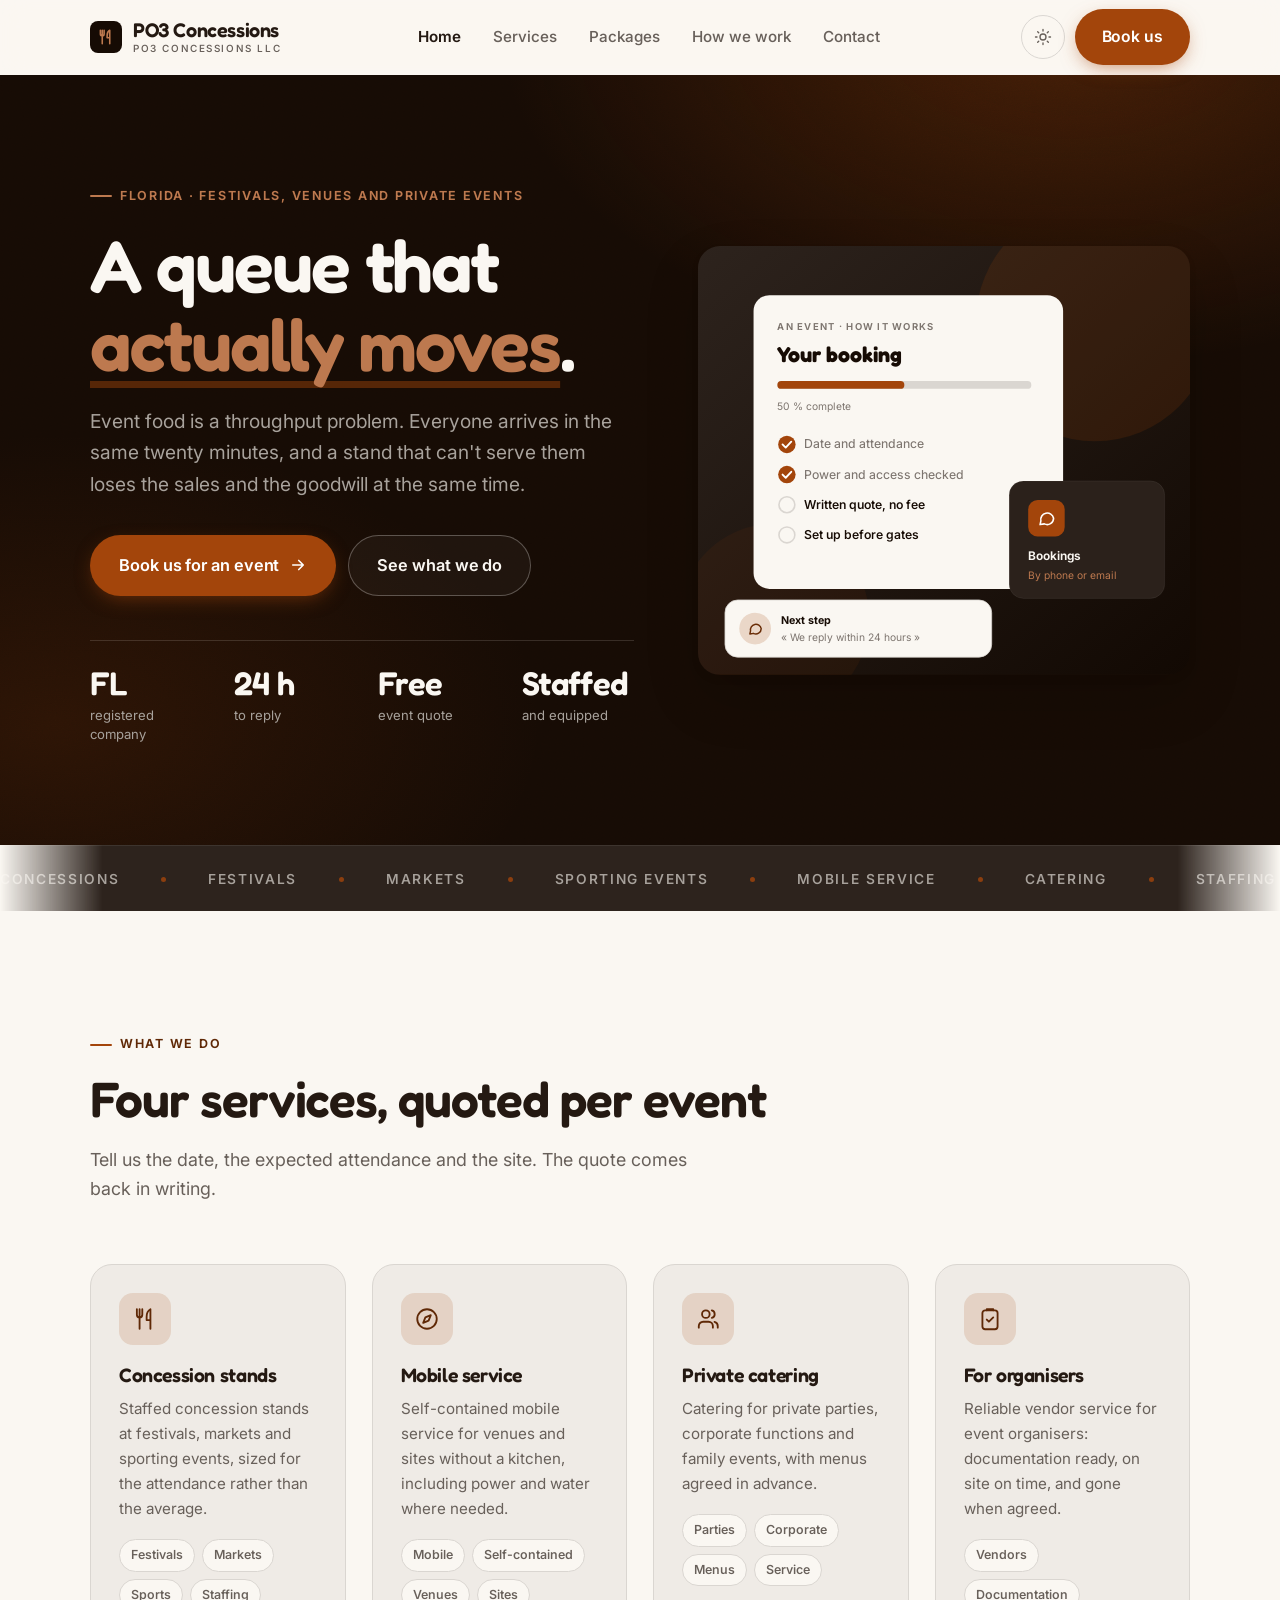
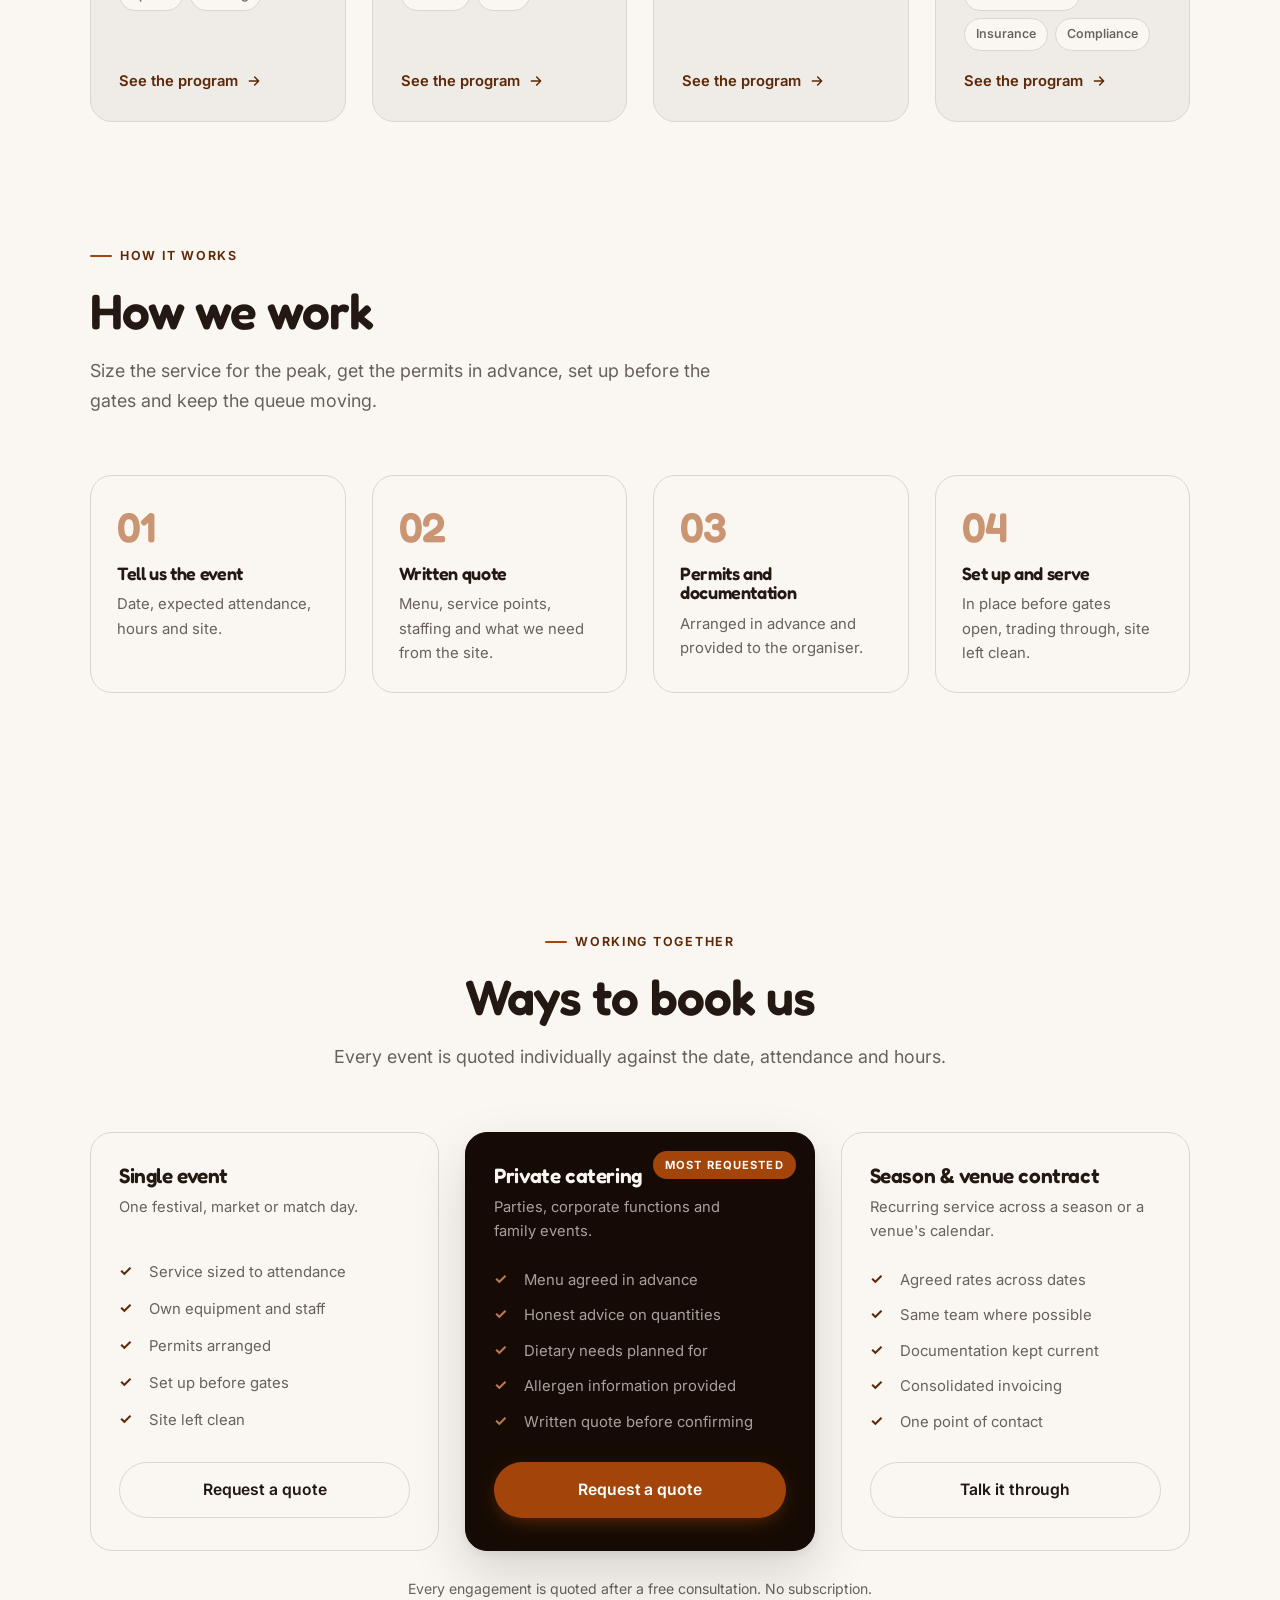
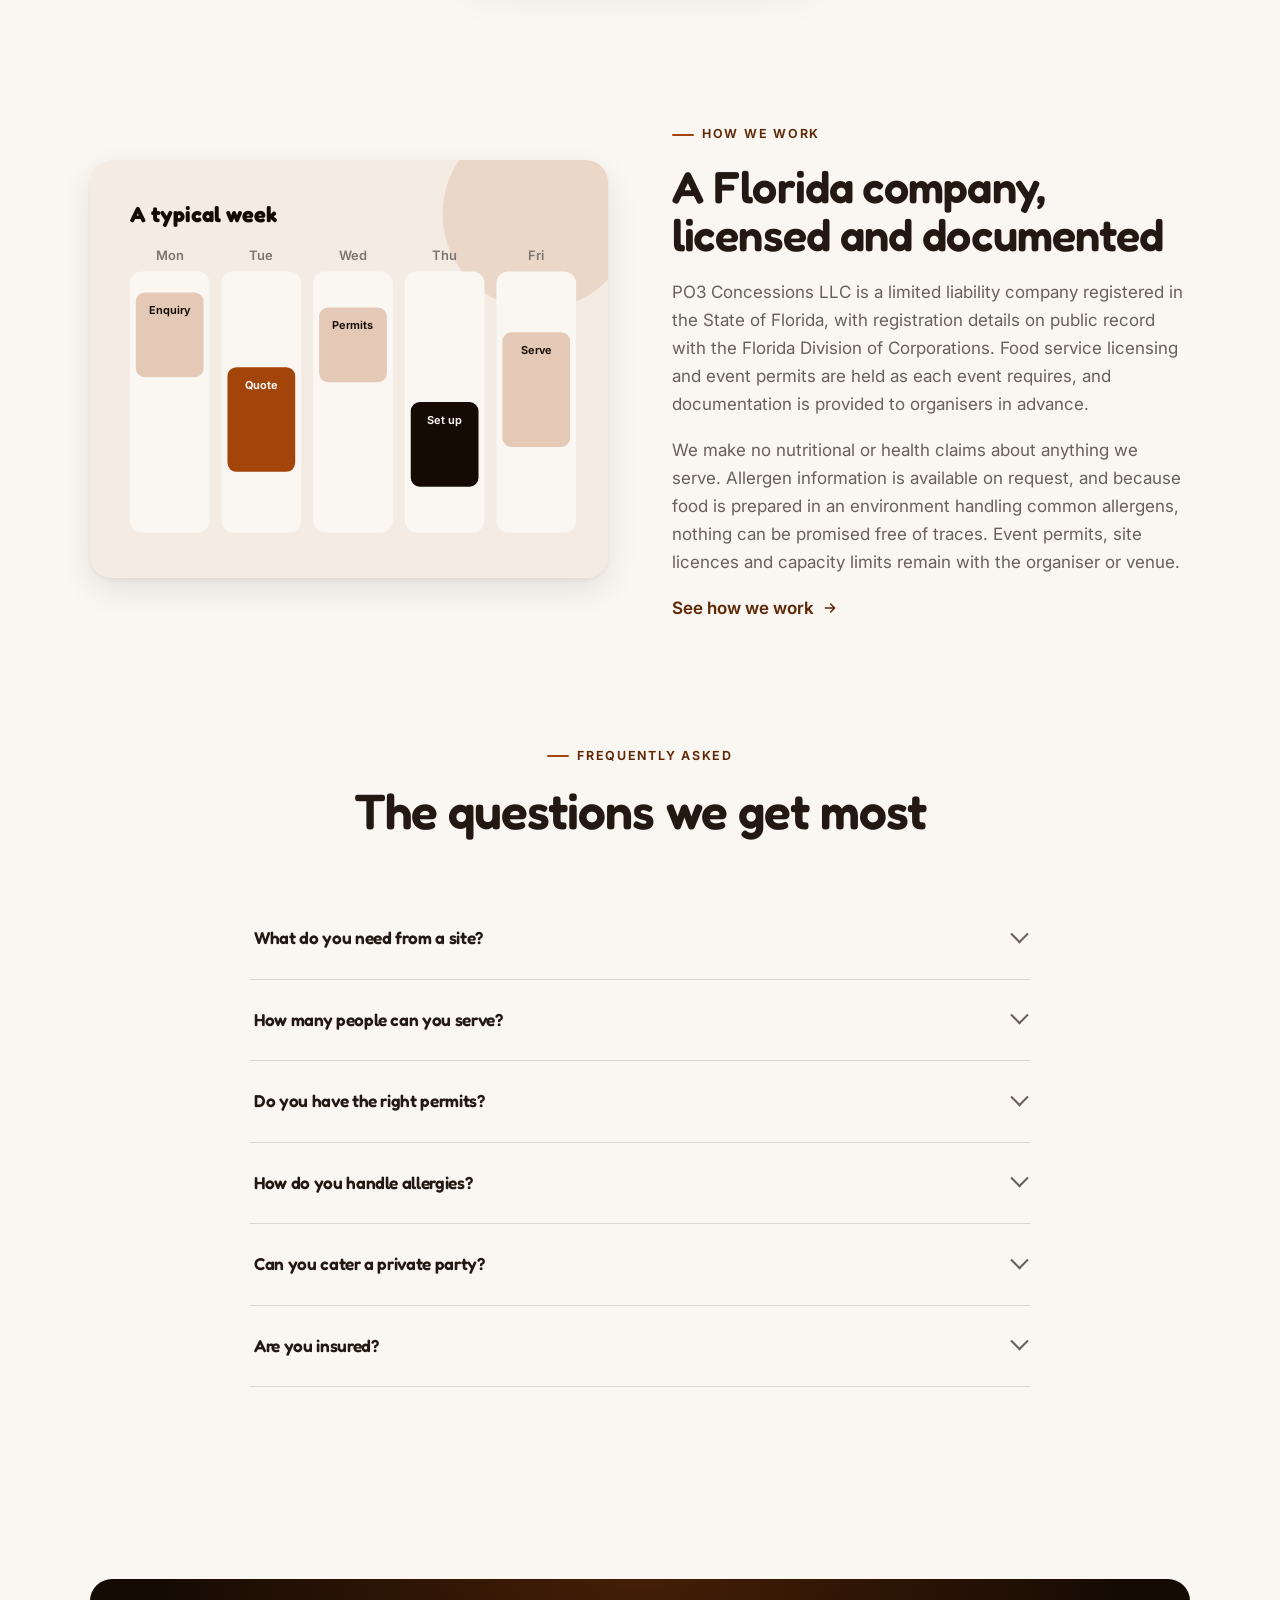
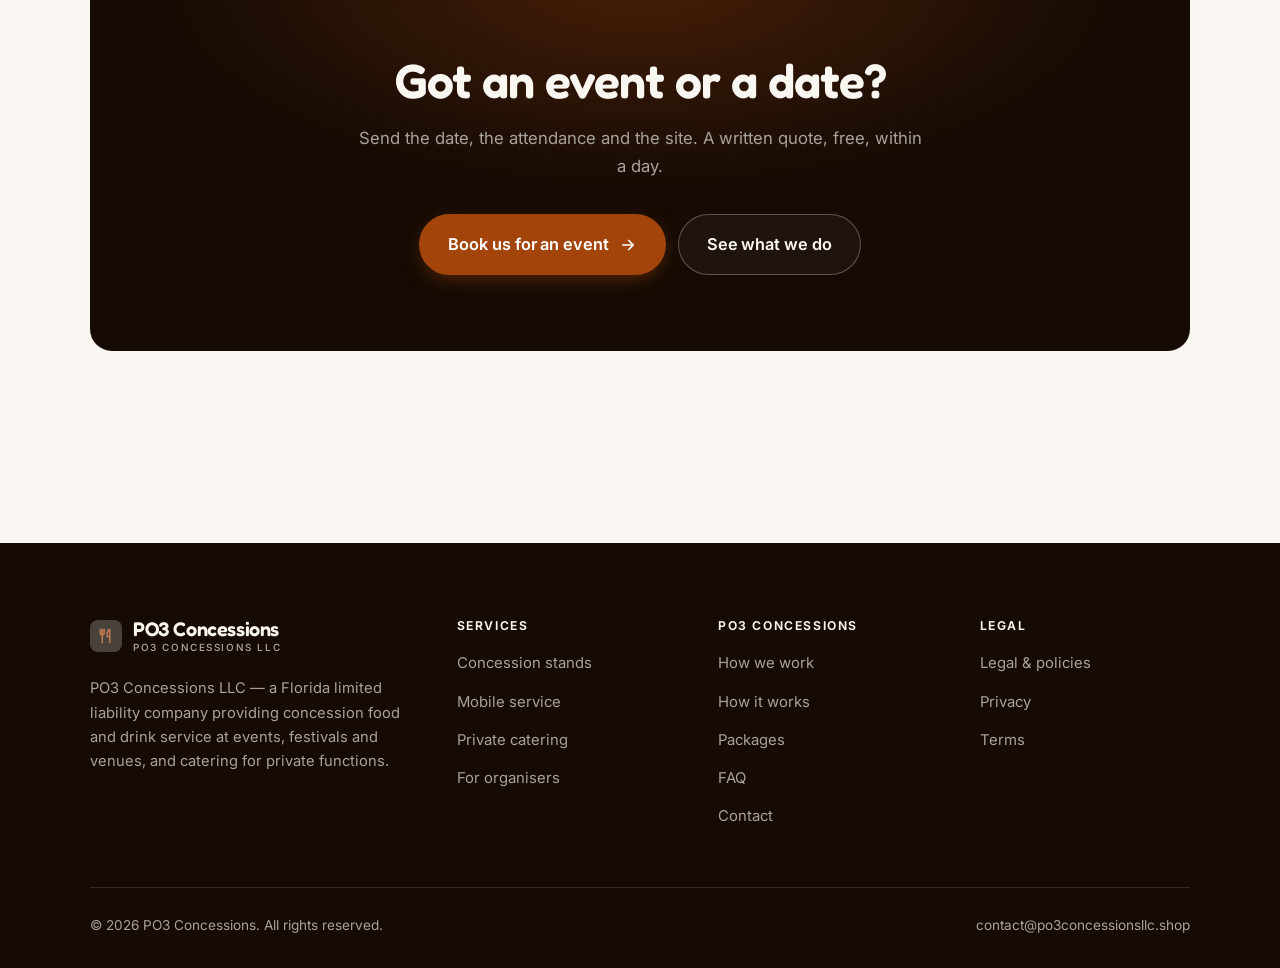
<file: index.html>
<!DOCTYPE html>
<html lang="en" class="no-js">
<head>
<meta charset="utf-8">
<meta name="viewport" content="width=device-width, initial-scale=1">
<title>PO3 Concessions LLC — event concessions and mobile food service</title>
<meta name="description" content="PO3 Concessions LLC, a Florida concessions company serving events, festivals and venues: concession stands, mobile service, and catering for private functions.">
<link rel="canonical" href="https://po3concessionsllc.shop/">

<meta property="og:type" content="website">
<meta property="og:url" content="https://po3concessionsllc.shop/">
<meta property="og:site_name" content="PO3 Concessions">
<meta property="og:locale" content="en_US">
<meta property="og:title" content="PO3 Concessions LLC — event concessions and mobile food service">
<meta property="og:description" content="PO3 Concessions LLC, a Florida concessions company serving events, festivals and venues: concession stands, mobile service, and catering for private functions.">
<meta name="theme-color" content="#160b04">

<link rel="icon" href="assets/img/favicon.svg" type="image/svg+xml">
<link rel="preconnect" href="https://fonts.googleapis.com">
<link rel="preconnect" href="https://fonts.gstatic.com" crossorigin>
<link rel="stylesheet" href="https://fonts.googleapis.com/css2?family=Fredoka:wght@400..700&family=Inter:wght@400..700&display=swap">
<link rel="stylesheet" href="assets/css/style.css">

<!-- Thème appliqué avant le premier rendu (évite le flash) -->
<script>
document.documentElement.classList.remove('no-js');
(function(){try{var t=localStorage.getItem('site-theme');if(t){document.documentElement.setAttribute('data-theme',t);}}catch(e){}})();
</script>
<script type="application/ld+json">
{
  "@context": "https://schema.org",
  "@type": "Organization",
  "name": "PO3 Concessions",
  "url": "https://po3concessionsllc.shop/",
  "email": "contact@po3concessionsllc.shop",
  "description": "PO3 Concessions LLC, a Florida concessions company serving events, festivals and venues: concession stands, mobile service, and catering for private functions.",
  "areaServed": "US",
  "knowsLanguage": "en"
}
</script>
</head>

<body>
<a class="skip-link" href="#main">Skip to main content</a>

<header class="site-header">
  <nav class="wrap nav" aria-label="Main navigation">
    <a class="brand" href="index.html">
      <svg class="brand__mark" viewBox="0 0 64 64" aria-hidden="true">
        <rect class="bm-bg" width="64" height="64" rx="16"/>
        <g class="bm-ic" transform="translate(14 14) scale(1.5)" fill="none" stroke-width="2.1" stroke-linecap="round" stroke-linejoin="round"><path d="M7 3v8M4.5 3v5a2.5 2.5 0 0 0 5 0V3M7 11v10M17 21V3c-2.2 1.2-3.5 3.6-3.5 7v3H17"/></g>
      </svg>
      <span>PO3 Concessions<span class="brand__sub">PO3 Concessions LLC</span></span>
    </a>

    <ul class="nav__links" id="nav-links">
      <li><a href="index.html" aria-current="page">Home</a></li>
      <li><a href="programs.html">Services</a></li>
      <li><a href="index.html#pricing">Packages</a></li>
      <li><a href="about.html">How we work</a></li>
      <li><a href="contact.html">Contact</a></li>
      <li><a class="btn btn--primary" href="contact.html">Book us</a></li>
    </ul>

    <div class="nav__cta">
      <button class="theme-toggle" type="button" aria-label="Switch to dark theme">
        <svg class="icon-sun" viewBox="0 0 24 24" fill="none" stroke="currentColor" stroke-width="1.8" stroke-linecap="round" aria-hidden="true"><circle cx="12" cy="12" r="4"/><path d="M12 2v2m0 16v2M2 12h2m16 0h2M4.9 4.9l1.4 1.4m11.4 11.4 1.4 1.4M19.1 4.9l-1.4 1.4M6.3 17.7l-1.4 1.4"/></svg>
        <svg class="icon-moon" viewBox="0 0 24 24" fill="none" stroke="currentColor" stroke-width="1.8" stroke-linecap="round" stroke-linejoin="round" aria-hidden="true"><path d="M21 12.8A9 9 0 1 1 11.2 3a7 7 0 0 0 9.8 9.8z"/></svg>
      </button>
      <a class="btn btn--primary" href="contact.html">Book us</a>
      <button class="nav__toggle" type="button" aria-expanded="false" aria-controls="nav-links" aria-label="Open menu">
        <svg class="icon-open" viewBox="0 0 24 24" fill="none" stroke="currentColor" stroke-width="2" stroke-linecap="round" aria-hidden="true"><path d="M3 6h18M3 12h18M3 18h18"/></svg>
        <svg class="icon-close" viewBox="0 0 24 24" fill="none" stroke="currentColor" stroke-width="2" stroke-linecap="round" aria-hidden="true"><path d="M6 6l12 12M18 6L6 18"/></svg>
      </button>
    </div>
  </nav>
</header>

<main id="main">

<section class="hero">
  <div class="wrap hero__inner">
    <div>
      <span class="eyebrow hero__eyebrow">Florida · Festivals, venues and private events</span>
      <h1>A queue that<br> <em>actually moves</em>.</h1>
      <p class="hero__lede">Event food is a throughput problem. Everyone arrives in the same twenty minutes, and a stand that can't serve them loses the sales and the goodwill at the same time.</p>

      <div class="hero__actions">
        <a class="btn btn--primary btn--lg" href="contact.html">Book us for an event <svg viewBox="0 0 24 24" fill="none" stroke="currentColor" stroke-width="2.2" stroke-linecap="round" stroke-linejoin="round" aria-hidden="true"><path d="M5 12h14M13 6l6 6-6 6"/></svg></a>
        <a class="btn btn--on-dark btn--lg" href="programs.html">See what we do</a>
      </div>

      <ul class="hero__proof">
        <li><span class="stat__num">FL</span><span class="stat__label">registered company</span></li>
        <li><span class="stat__num">24 h</span><span class="stat__label">to reply</span></li>
        <li><span class="stat__num">Free</span><span class="stat__label">event quote</span></li>
        <li><span class="stat__num">Staffed</span><span class="stat__label">and equipped</span></li>
      </ul>
    </div>

    <div class="hero__art">
      <svg viewBox="0 0 620 540" role="img" aria-label="How an event booking with PO3 Concessions works, from date to setup before gates open.">
        <defs>
          <linearGradient id="hbg" x1="0" y1="0" x2="1" y2="1">
            <stop offset="0" stop-color="#2d231d"/><stop offset="1" stop-color="#120903"/>
          </linearGradient>
        </defs>
        <rect width="620" height="540" rx="22" fill="url(#hbg)"/>
        <circle cx="500" cy="96" r="150" fill="#a3450b" opacity=".16"/>
        <circle cx="96" cy="470" r="120" fill="#a3450b" opacity=".08"/>

        <g style="font-family: var(--font-body)">
          <!-- Carte programme -->
          <rect x="70" y="62" width="390" height="370" rx="20" fill="#faf7f2"/>
          <text x="100" y="106" font-size="12" font-weight="650" letter-spacing="1.6" fill="#7d756f">AN EVENT · HOW IT WORKS</text>
          <text x="100" y="146" font-size="27" font-weight="700" fill="#160b04" style="font-family: var(--font-display)">Your booking</text>
          <rect x="100" y="170" width="320" height="10" rx="5" fill="#dad6d1"/>
          <rect x="100" y="170" width="160" height="10" rx="5" fill="#a3450b"/>
          <text x="100" y="206" font-size="13" fill="#7d756f">50 % complete</text>
          <circle cx="112" cy="250" r="11" fill="#a3450b"/><path d="M106.5 250l4 4 7-7.5" fill="none" stroke="#ffffff" stroke-width="2.4" stroke-linecap="round" stroke-linejoin="round"/><text x="134" y="255" font-size="15.5" fill="#7d756f" font-weight="450">Date and attendance</text>
          <circle cx="112" cy="288" r="11" fill="#a3450b"/><path d="M106.5 288l4 4 7-7.5" fill="none" stroke="#ffffff" stroke-width="2.4" stroke-linecap="round" stroke-linejoin="round"/><text x="134" y="293" font-size="15.5" fill="#7d756f" font-weight="450">Power and access checked</text>
          <circle cx="112" cy="326" r="10" fill="none" stroke="#dad6d1" stroke-width="2"/><text x="134" y="331" font-size="15.5" fill="#160b04" font-weight="560">Written quote, no fee</text>
          <circle cx="112" cy="364" r="10" fill="none" stroke="#dad6d1" stroke-width="2"/><text x="134" y="369" font-size="15.5" fill="#160b04" font-weight="560">Set up before gates</text>

          <!-- Carte séance -->
          <rect x="392" y="296" width="196" height="148" rx="18" fill="#2b211b" stroke="#ffffff" stroke-opacity=".08"/>
          <rect x="416" y="320" width="46" height="46" rx="12" fill="#a3450b"/>
          <g transform="translate(427 331)" fill="none" stroke="#ffffff" color="#ffffff" stroke-width="2" stroke-linecap="round" stroke-linejoin="round"><path d="M21 12a8 8 0 0 1-11.6 7.1L4 20l1-4.6A8 8 0 1 1 21 12z"/></g>
          <text x="416" y="396" font-size="15" font-weight="650" fill="#faf7f2">Bookings</text>
          <text x="416" y="420" font-size="13" fill="#bd794f">By phone or email</text>

          <!-- Retour du coach -->
          <rect x="34" y="446" width="336" height="72" rx="16" fill="#faf7f2" stroke="#dad6d1"/>
          <circle cx="72" cy="482" r="20" fill="#ead7c8"/>
          <g transform="translate(62 472) scale(.84)" fill="none" stroke="#6a2d07" stroke-width="2.2" stroke-linecap="round" stroke-linejoin="round"><path d="M21 12a8 8 0 0 1-11.6 7.1L4 20l1-4.6A8 8 0 1 1 21 12z"/></g>
          <text x="104" y="476" font-size="13.5" font-weight="700" fill="#160b04">Next step</text>
          <text x="104" y="498" font-size="13" fill="#7d756f">« We reply within 24 hours »</text>
        </g>
      </svg>
    </div>
  </div>
</section>

<div class="marquee" aria-hidden="true">
  <div class="marquee__track"><span>Concessions</span><span>Festivals</span><span>Markets</span><span>Sporting events</span><span>Mobile service</span><span>Catering</span><span>Staffing</span><span>Permits</span><span>Allergens</span><span>Throughput</span><span>Concessions</span><span>Festivals</span><span>Markets</span><span>Sporting events</span><span>Mobile service</span><span>Catering</span><span>Staffing</span><span>Permits</span><span>Allergens</span><span>Throughput</span></div>
</div>

<section class="section wrap" id="programs">
  <div class="section-head reveal">
    <span class="eyebrow">What we do</span>
    <h2>Four services, quoted per event</h2>
    <p>Tell us the date, the expected attendance and the site. The quote comes back in writing.</p>
  </div>
  <div class="grid grid--4 reveal-group">
    <a class="card" href="programs.html#stands">
      <div class="card__icon"><svg viewBox="0 0 24 24" fill="none" stroke="currentColor" stroke-width="1.7" stroke-linecap="round" stroke-linejoin="round" aria-hidden="true"><path d="M7 3v8M4.5 3v5a2.5 2.5 0 0 0 5 0V3M7 11v10M17 21V3c-2.2 1.2-3.5 3.6-3.5 7v3H17"/></svg></div>
      <h3>Concession stands</h3>
      <p>Staffed concession stands at festivals, markets and sporting events, sized for the attendance rather than the average.</p>
      <ul class="tags"><li>Festivals</li><li>Markets</li><li>Sports</li><li>Staffing</li></ul>
      <span class="arrow-link">See the program <svg viewBox="0 0 24 24" fill="none" stroke="currentColor" stroke-width="2.2" stroke-linecap="round" stroke-linejoin="round" aria-hidden="true"><path d="M5 12h14M13 6l6 6-6 6"/></svg></span>
    </a>
    <a class="card" href="programs.html#mobile">
      <div class="card__icon"><svg viewBox="0 0 24 24" fill="none" stroke="currentColor" stroke-width="1.7" stroke-linecap="round" stroke-linejoin="round" aria-hidden="true"><circle cx="12" cy="12" r="9"/><path d="M15.5 8.5 13.5 13.5 8.5 15.5 10.5 10.5z"/></svg></div>
      <h3>Mobile service</h3>
      <p>Self-contained mobile service for venues and sites without a kitchen, including power and water where needed.</p>
      <ul class="tags"><li>Mobile</li><li>Self-contained</li><li>Venues</li><li>Sites</li></ul>
      <span class="arrow-link">See the program <svg viewBox="0 0 24 24" fill="none" stroke="currentColor" stroke-width="2.2" stroke-linecap="round" stroke-linejoin="round" aria-hidden="true"><path d="M5 12h14M13 6l6 6-6 6"/></svg></span>
    </a>
    <a class="card" href="programs.html#catering">
      <div class="card__icon"><svg viewBox="0 0 24 24" fill="none" stroke="currentColor" stroke-width="1.7" stroke-linecap="round" stroke-linejoin="round" aria-hidden="true"><path d="M16.5 20v-1.5a4 4 0 0 0-4-4h-5a4 4 0 0 0-4 4V20"/><circle cx="10" cy="7.5" r="3.5"/><path d="M21 20v-1.5a4 4 0 0 0-3-3.9M15.5 4.1a3.5 3.5 0 0 1 0 6.8"/></svg></div>
      <h3>Private catering</h3>
      <p>Catering for private parties, corporate functions and family events, with menus agreed in advance.</p>
      <ul class="tags"><li>Parties</li><li>Corporate</li><li>Menus</li><li>Service</li></ul>
      <span class="arrow-link">See the program <svg viewBox="0 0 24 24" fill="none" stroke="currentColor" stroke-width="2.2" stroke-linecap="round" stroke-linejoin="round" aria-hidden="true"><path d="M5 12h14M13 6l6 6-6 6"/></svg></span>
    </a>
    <a class="card" href="programs.html#organisers">
      <div class="card__icon"><svg viewBox="0 0 24 24" fill="none" stroke="currentColor" stroke-width="1.7" stroke-linecap="round" stroke-linejoin="round" aria-hidden="true"><rect x="5" y="4" width="14" height="17.5" rx="2.5"/><path d="M9 4V3h6v1M9 12.5l2 2 4-4"/></svg></div>
      <h3>For organisers</h3>
      <p>Reliable vendor service for event organisers: documentation ready, on site on time, and gone when agreed.</p>
      <ul class="tags"><li>Vendors</li><li>Documentation</li><li>Insurance</li><li>Compliance</li></ul>
      <span class="arrow-link">See the program <svg viewBox="0 0 24 24" fill="none" stroke="currentColor" stroke-width="2.2" stroke-linecap="round" stroke-linejoin="round" aria-hidden="true"><path d="M5 12h14M13 6l6 6-6 6"/></svg></span>
    </a>
  </div>
</section>

<section class="section section--flush wrap" id="how-it-works">
  <div class="section-head reveal">
    <span class="eyebrow">How it works</span>
    <h2>How we work</h2>
    <p>Size the service for the peak, get the permits in advance, set up before the gates and keep the queue moving.</p>
  </div>
  <div class="grid grid--4 steps reveal-group">
    <article class="step">
      <h3>Tell us the event</h3>
      <p>Date, expected attendance, hours and site.</p>
    </article>
    <article class="step">
      <h3>Written quote</h3>
      <p>Menu, service points, staffing and what we need from the site.</p>
    </article>
    <article class="step">
      <h3>Permits and documentation</h3>
      <p>Arranged in advance and provided to the organiser.</p>
    </article>
    <article class="step">
      <h3>Set up and serve</h3>
      <p>In place before gates open, trading through, site left clean.</p>
    </article>
  </div>
</section>

<section class="section wrap" id="pricing">
  <div class="section-head section-head--center reveal">
    <span class="eyebrow">Working together</span>
    <h2>Ways to book us</h2>
    <p>Every event is quoted individually against the date, attendance and hours.</p>
  </div>
  <div class="grid grid--3 plans reveal-group">
    <article class="plan">
      
      <h3>Single event</h3>
      <p class="plan__desc">One festival, market or match day.</p>
      
      <ul class="plan__features">
        <li>Service sized to attendance</li>
        <li>Own equipment and staff</li>
        <li>Permits arranged</li>
        <li>Set up before gates</li>
        <li>Site left clean</li>
      </ul>
      <a class="btn btn--ghost btn--block" href="contact.html">Request a quote</a>
    </article>
    <article class="plan plan--featured">
      <span class="plan__tag">Most requested</span>
      <h3>Private catering</h3>
      <p class="plan__desc">Parties, corporate functions and family events.</p>
      
      <ul class="plan__features">
        <li>Menu agreed in advance</li>
        <li>Honest advice on quantities</li>
        <li>Dietary needs planned for</li>
        <li>Allergen information provided</li>
        <li>Written quote before confirming</li>
      </ul>
      <a class="btn btn--primary btn--block" href="contact.html">Request a quote</a>
    </article>
    <article class="plan">
      
      <h3>Season &amp; venue contract</h3>
      <p class="plan__desc">Recurring service across a season or a venue's calendar.</p>
      
      <ul class="plan__features">
        <li>Agreed rates across dates</li>
        <li>Same team where possible</li>
        <li>Documentation kept current</li>
        <li>Consolidated invoicing</li>
        <li>One point of contact</li>
      </ul>
      <a class="btn btn--ghost btn--block" href="contact.html">Talk it through</a>
    </article>
  </div>
  <p class="plans-note">Every engagement is quoted after a free consultation. No subscription.</p>
</section>

<section class="section section--flush wrap">
  <div class="split reveal">
    <div class="split__art">
      <svg viewBox="0 0 520 420" role="img" aria-label="Example of a typical week: Enquiry, Quote, Permits, Set up, Serve.">
        <rect width="520" height="420" rx="20" fill="#f4ebe2"/>
        <circle cx="450" cy="54" r="96" fill="#a3450b" opacity=".12"/>
        <g style="font-family: var(--font-body)">
        <text x="40" y="62" font-size="22" font-weight="700" fill="#160b04" style="font-family: var(--font-display)">A typical week</text>
        <text x="80" y="100" text-anchor="middle" font-size="13" font-weight="600" fill="#7d756f">Mon</text>
        <rect x="40" y="112" width="80" height="262" rx="12" fill="#faf7f2"/>
        <rect x="46" y="133" width="68" height="85" rx="9" fill="#e3c9b6"/>
        <text x="80" y="155" text-anchor="middle" font-size="11" font-weight="650" fill="#160b04">Enquiry</text>
        <text x="172" y="100" text-anchor="middle" font-size="13" font-weight="600" fill="#7d756f">Tue</text>
        <rect x="132" y="112" width="80" height="262" rx="12" fill="#faf7f2"/>
        <rect x="138" y="208" width="68" height="105" rx="9" fill="#a3450b"/>
        <text x="172" y="230" text-anchor="middle" font-size="11" font-weight="650" fill="#ffffff">Quote</text>
        <text x="264" y="100" text-anchor="middle" font-size="13" font-weight="600" fill="#7d756f">Wed</text>
        <rect x="224" y="112" width="80" height="262" rx="12" fill="#faf7f2"/>
        <rect x="230" y="148" width="68" height="75" rx="9" fill="#e3c9b6"/>
        <text x="264" y="170" text-anchor="middle" font-size="11" font-weight="650" fill="#160b04">Permits</text>
        <text x="356" y="100" text-anchor="middle" font-size="13" font-weight="600" fill="#7d756f">Thu</text>
        <rect x="316" y="112" width="80" height="262" rx="12" fill="#faf7f2"/>
        <rect x="322" y="243" width="68" height="85" rx="9" fill="#160b04"/>
        <text x="356" y="265" text-anchor="middle" font-size="11" font-weight="650" fill="#faf7f2">Set up</text>
        <text x="448" y="100" text-anchor="middle" font-size="13" font-weight="600" fill="#7d756f">Fri</text>
        <rect x="408" y="112" width="80" height="262" rx="12" fill="#faf7f2"/>
        <rect x="414" y="173" width="68" height="115" rx="9" fill="#e3c9b6"/>
        <text x="448" y="195" text-anchor="middle" font-size="11" font-weight="650" fill="#160b04">Serve</text>
        </g>
      </svg>
    </div>
    <div>
      <span class="eyebrow">How we work</span>
      <h2>A Florida company, licensed and documented</h2>
      <p>PO3 Concessions LLC is a limited liability company registered in the State of Florida, with registration details on public record with the Florida Division of Corporations. Food service licensing and event permits are held as each event requires, and documentation is provided to organisers in advance.</p>
      <p>We make no nutritional or health claims about anything we serve. Allergen information is available on request, and because food is prepared in an environment handling common allergens, nothing can be promised free of traces. Event permits, site licences and capacity limits remain with the organiser or venue.</p>
      <p><a class="arrow-link" href="about.html">See how we work <svg viewBox="0 0 24 24" fill="none" stroke="currentColor" stroke-width="2.2" stroke-linecap="round" stroke-linejoin="round" aria-hidden="true"><path d="M5 12h14M13 6l6 6-6 6"/></svg></a></p>
    </div>
  </div>
</section>

<section class="section section--flush wrap" id="faq">
  <div class="section-head section-head--center reveal">
    <span class="eyebrow">Frequently asked</span>
    <h2>The questions we get most</h2>
  </div>
  <div class="faq reveal">
    <details>
      <summary>What do you need from a site?</summary>
      <p>Space, access for load-in, and power or confirmation that we need to be self-contained. Tell us early — it changes the setup.</p>
    </details>
    <details>
      <summary>How many people can you serve?</summary>
      <p>Depends on the menu and the number of service points. Give us the expected attendance and we'll plan for the peak rather than the average.</p>
    </details>
    <details>
      <summary>Do you have the right permits?</summary>
      <p>Yes, held or arranged for each event, with documentation provided to the organiser in advance.</p>
    </details>
    <details>
      <summary>How do you handle allergies?</summary>
      <p>Information is available on request and staff will tell you what's in an item. We're honest that a shared setup can't guarantee no traces.</p>
    </details>
    <details>
      <summary>Can you cater a private party?</summary>
      <p>Yes. Send the date, headcount and venue and we'll quote in writing, free.</p>
    </details>
    <details>
      <summary>Are you insured?</summary>
      <p>Yes, and certificates are provided to organisers before the event.</p>
    </details>
  </div>
</section>

<section class="wrap section--tight">
  <div class="cta-band reveal">
    <h2>Got an event or a date?</h2>
    <p>Send the date, the attendance and the site. A written quote, free, within a day.</p>
    <div class="hero__actions">
      <a class="btn btn--primary btn--lg" href="contact.html">Book us for an event <svg viewBox="0 0 24 24" fill="none" stroke="currentColor" stroke-width="2.2" stroke-linecap="round" stroke-linejoin="round" aria-hidden="true"><path d="M5 12h14M13 6l6 6-6 6"/></svg></a>
      <a class="btn btn--on-dark btn--lg" href="programs.html">See what we do</a>
    </div>
  </div>
</section>

</main>

<footer class="site-footer">
  <div class="wrap">
    <div class="footer__grid">
      <div class="footer__brand">
        <a class="brand" href="index.html">
          <svg class="brand__mark" viewBox="0 0 64 64" aria-hidden="true">
        <rect class="bm-bg" width="64" height="64" rx="16"/>
        <g class="bm-ic" transform="translate(14 14) scale(1.5)" fill="none" stroke-width="2.1" stroke-linecap="round" stroke-linejoin="round"><path d="M7 3v8M4.5 3v5a2.5 2.5 0 0 0 5 0V3M7 11v10M17 21V3c-2.2 1.2-3.5 3.6-3.5 7v3H17"/></g>
      </svg>
          <span>PO3 Concessions<span class="brand__sub">PO3 Concessions LLC</span></span>
        </a>
        <p>PO3 Concessions LLC — a Florida limited liability company providing concession food and drink service at events, festivals and venues, and catering for private functions.</p>
      </div>

      <div class="footer__col">
        <h4>Services</h4>
        <ul>
          <li><a href="programs.html#stands">Concession stands</a></li>
          <li><a href="programs.html#mobile">Mobile service</a></li>
          <li><a href="programs.html#catering">Private catering</a></li>
          <li><a href="programs.html#organisers">For organisers</a></li>
        </ul>
      </div>

      <div class="footer__col">
        <h4>PO3 Concessions</h4>
        <ul>
          <li><a href="about.html">How we work</a></li>
          <li><a href="index.html#how-it-works">How it works</a></li>
          <li><a href="index.html#pricing">Packages</a></li>
          <li><a href="index.html#faq">FAQ</a></li>
          <li><a href="contact.html">Contact</a></li>
        </ul>
      </div>

      <div class="footer__col">
        <h4>Legal</h4>
        <ul>
          <li><a href="legal.html">Legal &amp; policies</a></li>
          <li><a href="legal.html#privacy">Privacy</a></li>
          <li><a href="legal.html#terms">Terms</a></li>
        </ul>
      </div>
    </div>

    <div class="footer__bottom">
      <p>© <span data-year>2026</span> PO3 Concessions. All rights reserved.</p>
      <p><a href="mailto:contact@po3concessionsllc.shop">contact@po3concessionsllc.shop</a></p>
    </div>
  </div>
</footer>

<script src="assets/js/main.js" defer></script>
</body>
</html>
</file>
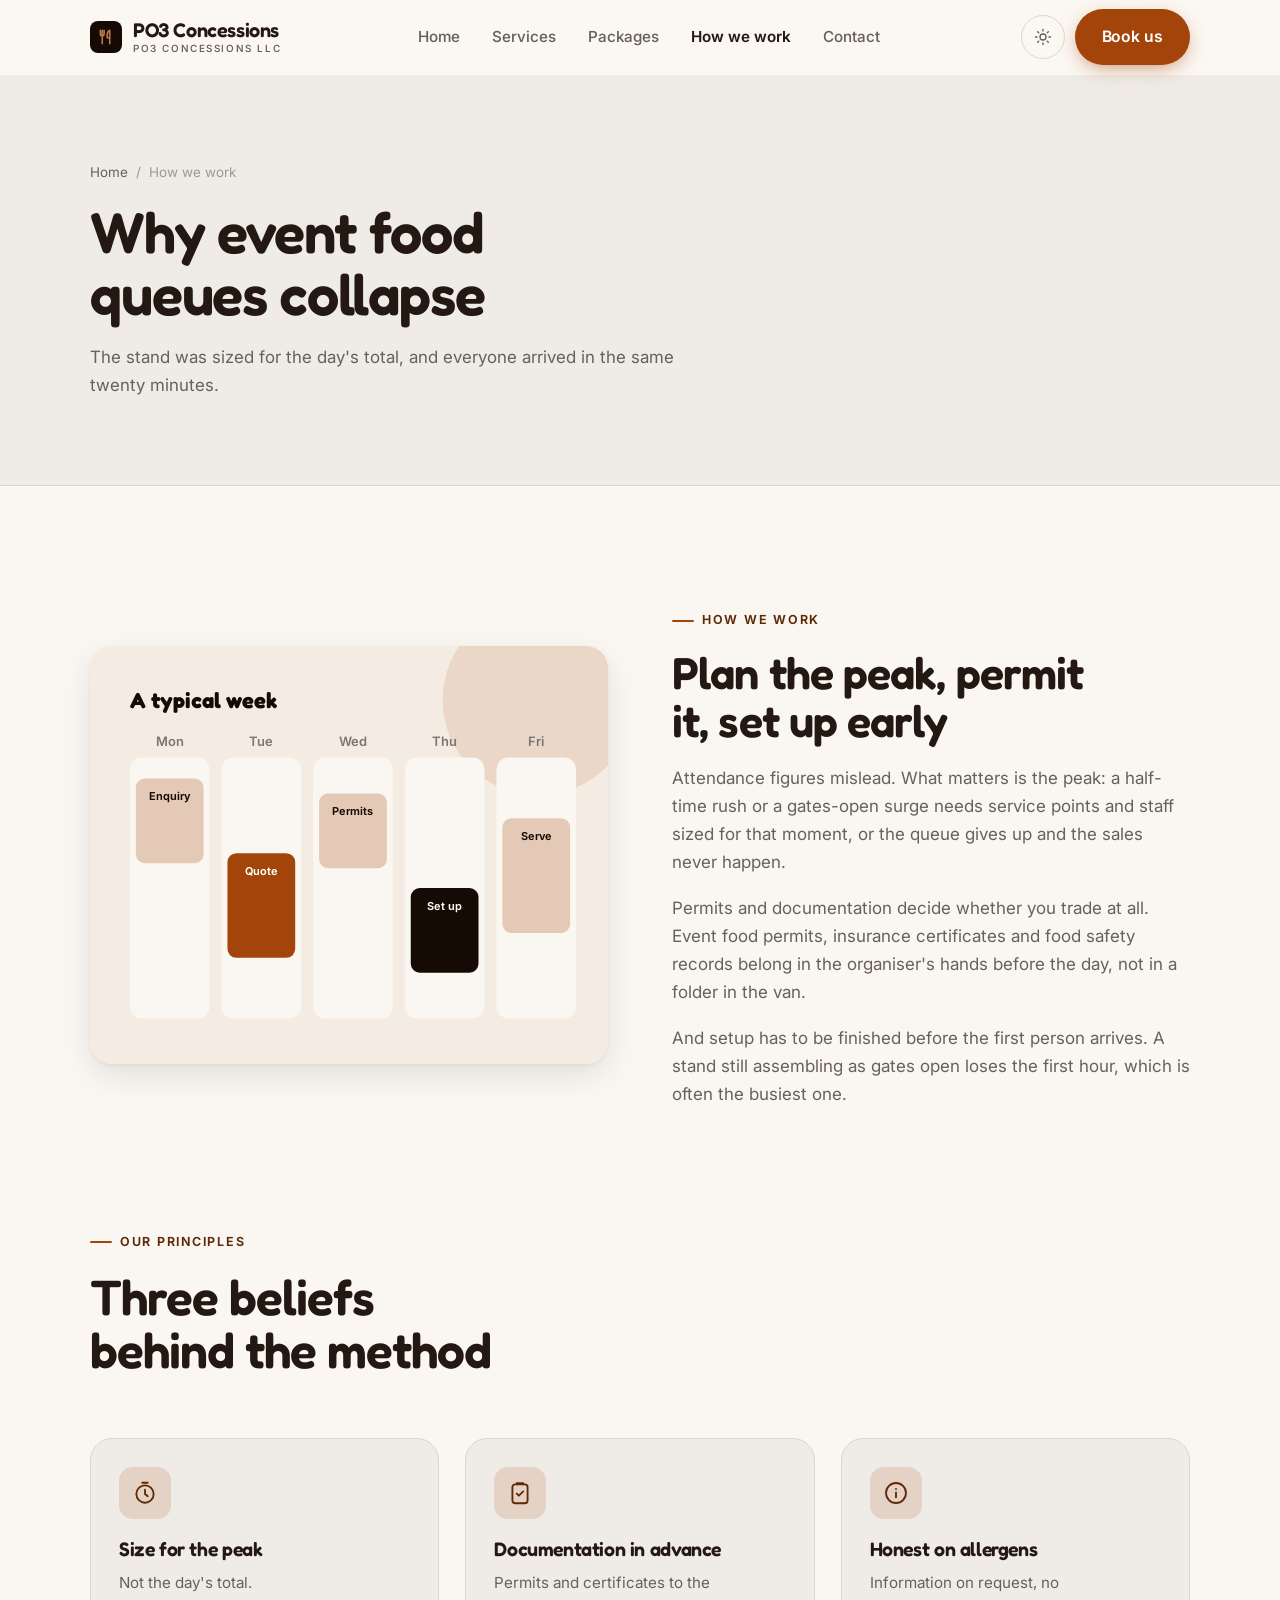
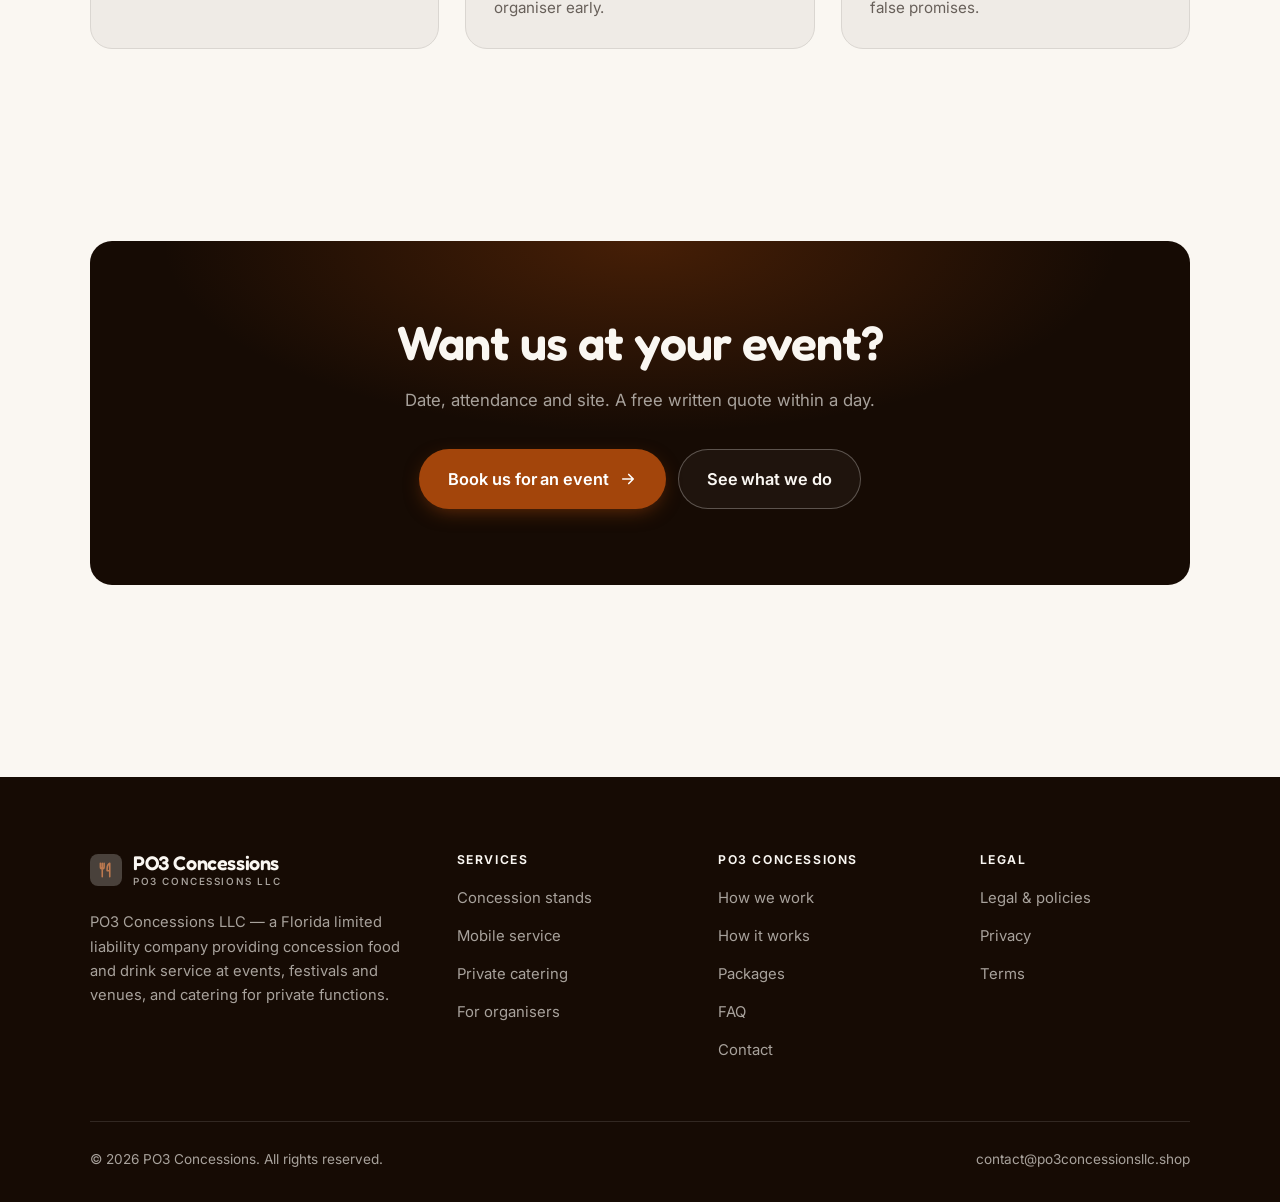
<file: about.html>
<!DOCTYPE html>
<html lang="en" class="no-js">
<head>
<meta charset="utf-8">
<meta name="viewport" content="width=device-width, initial-scale=1">
<title>How we work — PO3 Concessions</title>
<meta name="description" content="About PO3 Concessions LLC, a Florida concessions and event food service company.">
<link rel="canonical" href="https://po3concessionsllc.shop/about.html">

<meta property="og:type" content="website">
<meta property="og:url" content="https://po3concessionsllc.shop/about.html">
<meta property="og:site_name" content="PO3 Concessions">
<meta property="og:locale" content="en_US">
<meta property="og:title" content="How we work — PO3 Concessions">
<meta property="og:description" content="About PO3 Concessions LLC, a Florida concessions and event food service company.">
<meta name="theme-color" content="#160b04">

<link rel="icon" href="assets/img/favicon.svg" type="image/svg+xml">
<link rel="preconnect" href="https://fonts.googleapis.com">
<link rel="preconnect" href="https://fonts.gstatic.com" crossorigin>
<link rel="stylesheet" href="https://fonts.googleapis.com/css2?family=Fredoka:wght@400..700&family=Inter:wght@400..700&display=swap">
<link rel="stylesheet" href="assets/css/style.css">

<!-- Thème appliqué avant le premier rendu (évite le flash) -->
<script>
document.documentElement.classList.remove('no-js');
(function(){try{var t=localStorage.getItem('site-theme');if(t){document.documentElement.setAttribute('data-theme',t);}}catch(e){}})();
</script>
</head>

<body>
<a class="skip-link" href="#main">Skip to main content</a>

<header class="site-header">
  <nav class="wrap nav" aria-label="Main navigation">
    <a class="brand" href="index.html">
      <svg class="brand__mark" viewBox="0 0 64 64" aria-hidden="true">
        <rect class="bm-bg" width="64" height="64" rx="16"/>
        <g class="bm-ic" transform="translate(14 14) scale(1.5)" fill="none" stroke-width="2.1" stroke-linecap="round" stroke-linejoin="round"><path d="M7 3v8M4.5 3v5a2.5 2.5 0 0 0 5 0V3M7 11v10M17 21V3c-2.2 1.2-3.5 3.6-3.5 7v3H17"/></g>
      </svg>
      <span>PO3 Concessions<span class="brand__sub">PO3 Concessions LLC</span></span>
    </a>

    <ul class="nav__links" id="nav-links">
      <li><a href="index.html">Home</a></li>
      <li><a href="programs.html">Services</a></li>
      <li><a href="index.html#pricing">Packages</a></li>
      <li><a href="about.html" aria-current="page">How we work</a></li>
      <li><a href="contact.html">Contact</a></li>
      <li><a class="btn btn--primary" href="contact.html">Book us</a></li>
    </ul>

    <div class="nav__cta">
      <button class="theme-toggle" type="button" aria-label="Switch to dark theme">
        <svg class="icon-sun" viewBox="0 0 24 24" fill="none" stroke="currentColor" stroke-width="1.8" stroke-linecap="round" aria-hidden="true"><circle cx="12" cy="12" r="4"/><path d="M12 2v2m0 16v2M2 12h2m16 0h2M4.9 4.9l1.4 1.4m11.4 11.4 1.4 1.4M19.1 4.9l-1.4 1.4M6.3 17.7l-1.4 1.4"/></svg>
        <svg class="icon-moon" viewBox="0 0 24 24" fill="none" stroke="currentColor" stroke-width="1.8" stroke-linecap="round" stroke-linejoin="round" aria-hidden="true"><path d="M21 12.8A9 9 0 1 1 11.2 3a7 7 0 0 0 9.8 9.8z"/></svg>
      </button>
      <a class="btn btn--primary" href="contact.html">Book us</a>
      <button class="nav__toggle" type="button" aria-expanded="false" aria-controls="nav-links" aria-label="Open menu">
        <svg class="icon-open" viewBox="0 0 24 24" fill="none" stroke="currentColor" stroke-width="2" stroke-linecap="round" aria-hidden="true"><path d="M3 6h18M3 12h18M3 18h18"/></svg>
        <svg class="icon-close" viewBox="0 0 24 24" fill="none" stroke="currentColor" stroke-width="2" stroke-linecap="round" aria-hidden="true"><path d="M6 6l12 12M18 6L6 18"/></svg>
      </button>
    </div>
  </nav>
</header>

<main id="main">

<section class="page-head">
  <div class="wrap">
    <nav class="breadcrumb" aria-label="Breadcrumb">
      <a href="index.html">Home</a><span>/</span><span aria-current="page">How we work</span>
    </nav>
    <h1>Why event food queues collapse</h1>
    <p>The stand was sized for the day's total, and everyone arrived in the same twenty minutes.</p>
  </div>
</section>

<section class="section wrap">
  <div class="split reveal">
    <div class="split__art">
      <svg viewBox="0 0 520 420" role="img" aria-label="Example of a typical week: Enquiry, Quote, Permits, Set up, Serve.">
        <rect width="520" height="420" rx="20" fill="#f4ebe2"/>
        <circle cx="450" cy="54" r="96" fill="#a3450b" opacity=".12"/>
        <g style="font-family: var(--font-body)">
        <text x="40" y="62" font-size="22" font-weight="700" fill="#160b04" style="font-family: var(--font-display)">A typical week</text>
        <text x="80" y="100" text-anchor="middle" font-size="13" font-weight="600" fill="#7d756f">Mon</text>
        <rect x="40" y="112" width="80" height="262" rx="12" fill="#faf7f2"/>
        <rect x="46" y="133" width="68" height="85" rx="9" fill="#e3c9b6"/>
        <text x="80" y="155" text-anchor="middle" font-size="11" font-weight="650" fill="#160b04">Enquiry</text>
        <text x="172" y="100" text-anchor="middle" font-size="13" font-weight="600" fill="#7d756f">Tue</text>
        <rect x="132" y="112" width="80" height="262" rx="12" fill="#faf7f2"/>
        <rect x="138" y="208" width="68" height="105" rx="9" fill="#a3450b"/>
        <text x="172" y="230" text-anchor="middle" font-size="11" font-weight="650" fill="#ffffff">Quote</text>
        <text x="264" y="100" text-anchor="middle" font-size="13" font-weight="600" fill="#7d756f">Wed</text>
        <rect x="224" y="112" width="80" height="262" rx="12" fill="#faf7f2"/>
        <rect x="230" y="148" width="68" height="75" rx="9" fill="#e3c9b6"/>
        <text x="264" y="170" text-anchor="middle" font-size="11" font-weight="650" fill="#160b04">Permits</text>
        <text x="356" y="100" text-anchor="middle" font-size="13" font-weight="600" fill="#7d756f">Thu</text>
        <rect x="316" y="112" width="80" height="262" rx="12" fill="#faf7f2"/>
        <rect x="322" y="243" width="68" height="85" rx="9" fill="#160b04"/>
        <text x="356" y="265" text-anchor="middle" font-size="11" font-weight="650" fill="#faf7f2">Set up</text>
        <text x="448" y="100" text-anchor="middle" font-size="13" font-weight="600" fill="#7d756f">Fri</text>
        <rect x="408" y="112" width="80" height="262" rx="12" fill="#faf7f2"/>
        <rect x="414" y="173" width="68" height="115" rx="9" fill="#e3c9b6"/>
        <text x="448" y="195" text-anchor="middle" font-size="11" font-weight="650" fill="#160b04">Serve</text>
        </g>
      </svg>
    </div>
    <div>
      <span class="eyebrow">How we work</span>
      <h2>Plan the peak, permit it, set up early</h2>
      <p>Attendance figures mislead. What matters is the peak: a half-time rush or a gates-open surge needs service points and staff sized for that moment, or the queue gives up and the sales never happen.</p>
      <p>Permits and documentation decide whether you trade at all. Event food permits, insurance certificates and food safety records belong in the organiser's hands before the day, not in a folder in the van.</p>
      <p>And setup has to be finished before the first person arrives. A stand still assembling as gates open loses the first hour, which is often the busiest one.</p>
      <!--
        TO DO: add a short introduction of the coach (name, real background),
        with a photo if possible. Do not invent credentials — see README.md.
      -->
    </div>
  </div>
</section>

<section class="section section--flush wrap">
  <div class="section-head reveal">
    <span class="eyebrow">Our principles</span>
    <h2>Three beliefs behind the method</h2>
  </div>
  <div class="grid grid--3 reveal-group">
    <article class="card">
      <div class="card__icon"><svg viewBox="0 0 24 24" fill="none" stroke="currentColor" stroke-width="1.7" stroke-linecap="round" stroke-linejoin="round" aria-hidden="true"><circle cx="12" cy="13" r="8"/><path d="M12 9v4l2.5 2M9.5 2.5h5"/></svg></div>
      <h3>Size for the peak</h3>
      <p>Not the day's total.</p>
    </article>
    <article class="card">
      <div class="card__icon"><svg viewBox="0 0 24 24" fill="none" stroke="currentColor" stroke-width="1.7" stroke-linecap="round" stroke-linejoin="round" aria-hidden="true"><rect x="5" y="4" width="14" height="17.5" rx="2.5"/><path d="M9 4V3h6v1M9 12.5l2 2 4-4"/></svg></div>
      <h3>Documentation in advance</h3>
      <p>Permits and certificates to the organiser early.</p>
    </article>
    <article class="card">
      <div class="card__icon"><svg viewBox="0 0 24 24" fill="none" stroke="currentColor" stroke-width="1.7" stroke-linecap="round" stroke-linejoin="round" aria-hidden="true"><circle cx="12" cy="12" r="9.2"/><path d="M12 16v-4.5M12 8.2v.1"/></svg></div>
      <h3>Honest on allergens</h3>
      <p>Information on request, no false promises.</p>
    </article>
  </div>
</section>

<section class="wrap section--tight">
  <div class="cta-band reveal">
    <h2>Want us at your event?</h2>
    <p>Date, attendance and site. A free written quote within a day.</p>
    <div class="hero__actions">
      <a class="btn btn--primary btn--lg" href="contact.html">Book us for an event <svg viewBox="0 0 24 24" fill="none" stroke="currentColor" stroke-width="2.2" stroke-linecap="round" stroke-linejoin="round" aria-hidden="true"><path d="M5 12h14M13 6l6 6-6 6"/></svg></a>
      <a class="btn btn--on-dark btn--lg" href="programs.html">See what we do</a>
    </div>
  </div>
</section>

</main>

<footer class="site-footer">
  <div class="wrap">
    <div class="footer__grid">
      <div class="footer__brand">
        <a class="brand" href="index.html">
          <svg class="brand__mark" viewBox="0 0 64 64" aria-hidden="true">
        <rect class="bm-bg" width="64" height="64" rx="16"/>
        <g class="bm-ic" transform="translate(14 14) scale(1.5)" fill="none" stroke-width="2.1" stroke-linecap="round" stroke-linejoin="round"><path d="M7 3v8M4.5 3v5a2.5 2.5 0 0 0 5 0V3M7 11v10M17 21V3c-2.2 1.2-3.5 3.6-3.5 7v3H17"/></g>
      </svg>
          <span>PO3 Concessions<span class="brand__sub">PO3 Concessions LLC</span></span>
        </a>
        <p>PO3 Concessions LLC — a Florida limited liability company providing concession food and drink service at events, festivals and venues, and catering for private functions.</p>
      </div>

      <div class="footer__col">
        <h4>Services</h4>
        <ul>
          <li><a href="programs.html#stands">Concession stands</a></li>
          <li><a href="programs.html#mobile">Mobile service</a></li>
          <li><a href="programs.html#catering">Private catering</a></li>
          <li><a href="programs.html#organisers">For organisers</a></li>
        </ul>
      </div>

      <div class="footer__col">
        <h4>PO3 Concessions</h4>
        <ul>
          <li><a href="about.html">How we work</a></li>
          <li><a href="index.html#how-it-works">How it works</a></li>
          <li><a href="index.html#pricing">Packages</a></li>
          <li><a href="index.html#faq">FAQ</a></li>
          <li><a href="contact.html">Contact</a></li>
        </ul>
      </div>

      <div class="footer__col">
        <h4>Legal</h4>
        <ul>
          <li><a href="legal.html">Legal &amp; policies</a></li>
          <li><a href="legal.html#privacy">Privacy</a></li>
          <li><a href="legal.html#terms">Terms</a></li>
        </ul>
      </div>
    </div>

    <div class="footer__bottom">
      <p>© <span data-year>2026</span> PO3 Concessions. All rights reserved.</p>
      <p><a href="mailto:contact@po3concessionsllc.shop">contact@po3concessionsllc.shop</a></p>
    </div>
  </div>
</footer>

<script src="assets/js/main.js" defer></script>
</body>
</html>
</file>
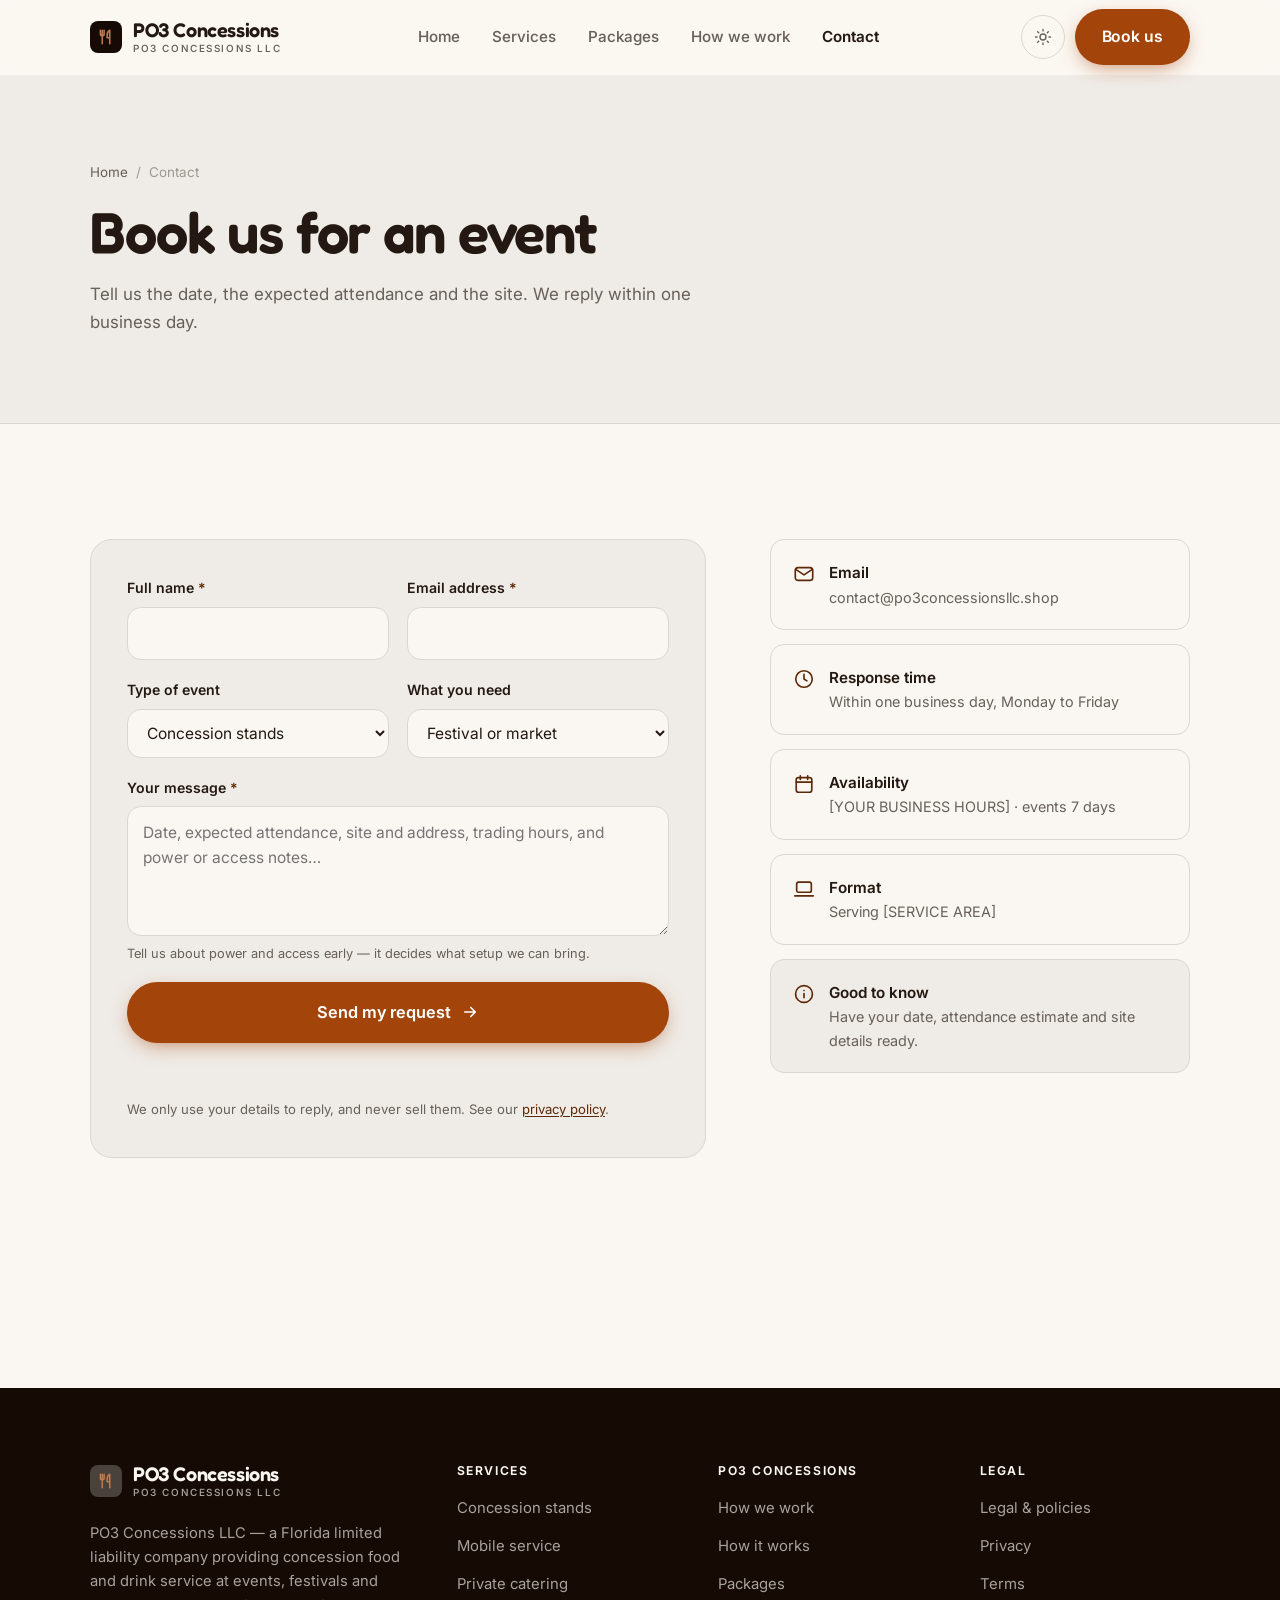
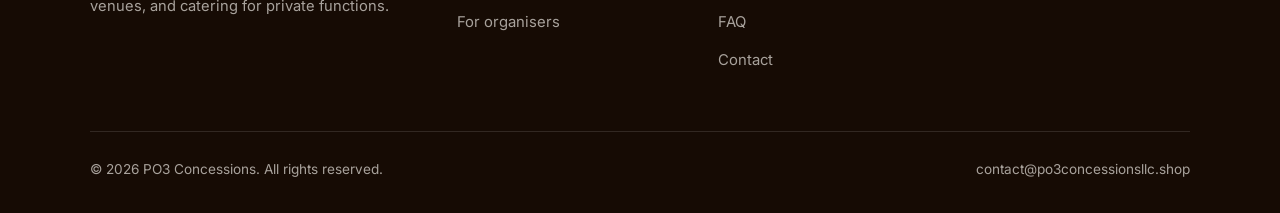
<file: contact.html>
<!DOCTYPE html>
<html lang="en" class="no-js">
<head>
<meta charset="utf-8">
<meta name="viewport" content="width=device-width, initial-scale=1">
<title>Contact — PO3 Concessions</title>
<meta name="description" content="Contact PO3 Concessions LLC for event bookings. We reply within one business day.">
<link rel="canonical" href="https://po3concessionsllc.shop/contact.html">

<meta property="og:type" content="website">
<meta property="og:url" content="https://po3concessionsllc.shop/contact.html">
<meta property="og:site_name" content="PO3 Concessions">
<meta property="og:locale" content="en_US">
<meta property="og:title" content="Contact — PO3 Concessions">
<meta property="og:description" content="Contact PO3 Concessions LLC for event bookings. We reply within one business day.">
<meta name="theme-color" content="#160b04">

<link rel="icon" href="assets/img/favicon.svg" type="image/svg+xml">
<link rel="preconnect" href="https://fonts.googleapis.com">
<link rel="preconnect" href="https://fonts.gstatic.com" crossorigin>
<link rel="stylesheet" href="https://fonts.googleapis.com/css2?family=Fredoka:wght@400..700&family=Inter:wght@400..700&display=swap">
<link rel="stylesheet" href="assets/css/style.css">

<!-- Thème appliqué avant le premier rendu (évite le flash) -->
<script>
document.documentElement.classList.remove('no-js');
(function(){try{var t=localStorage.getItem('site-theme');if(t){document.documentElement.setAttribute('data-theme',t);}}catch(e){}})();
</script>
</head>

<body>
<a class="skip-link" href="#main">Skip to main content</a>

<header class="site-header">
  <nav class="wrap nav" aria-label="Main navigation">
    <a class="brand" href="index.html">
      <svg class="brand__mark" viewBox="0 0 64 64" aria-hidden="true">
        <rect class="bm-bg" width="64" height="64" rx="16"/>
        <g class="bm-ic" transform="translate(14 14) scale(1.5)" fill="none" stroke-width="2.1" stroke-linecap="round" stroke-linejoin="round"><path d="M7 3v8M4.5 3v5a2.5 2.5 0 0 0 5 0V3M7 11v10M17 21V3c-2.2 1.2-3.5 3.6-3.5 7v3H17"/></g>
      </svg>
      <span>PO3 Concessions<span class="brand__sub">PO3 Concessions LLC</span></span>
    </a>

    <ul class="nav__links" id="nav-links">
      <li><a href="index.html">Home</a></li>
      <li><a href="programs.html">Services</a></li>
      <li><a href="index.html#pricing">Packages</a></li>
      <li><a href="about.html">How we work</a></li>
      <li><a href="contact.html" aria-current="page">Contact</a></li>
      <li><a class="btn btn--primary" href="contact.html">Book us</a></li>
    </ul>

    <div class="nav__cta">
      <button class="theme-toggle" type="button" aria-label="Switch to dark theme">
        <svg class="icon-sun" viewBox="0 0 24 24" fill="none" stroke="currentColor" stroke-width="1.8" stroke-linecap="round" aria-hidden="true"><circle cx="12" cy="12" r="4"/><path d="M12 2v2m0 16v2M2 12h2m16 0h2M4.9 4.9l1.4 1.4m11.4 11.4 1.4 1.4M19.1 4.9l-1.4 1.4M6.3 17.7l-1.4 1.4"/></svg>
        <svg class="icon-moon" viewBox="0 0 24 24" fill="none" stroke="currentColor" stroke-width="1.8" stroke-linecap="round" stroke-linejoin="round" aria-hidden="true"><path d="M21 12.8A9 9 0 1 1 11.2 3a7 7 0 0 0 9.8 9.8z"/></svg>
      </button>
      <a class="btn btn--primary" href="contact.html">Book us</a>
      <button class="nav__toggle" type="button" aria-expanded="false" aria-controls="nav-links" aria-label="Open menu">
        <svg class="icon-open" viewBox="0 0 24 24" fill="none" stroke="currentColor" stroke-width="2" stroke-linecap="round" aria-hidden="true"><path d="M3 6h18M3 12h18M3 18h18"/></svg>
        <svg class="icon-close" viewBox="0 0 24 24" fill="none" stroke="currentColor" stroke-width="2" stroke-linecap="round" aria-hidden="true"><path d="M6 6l12 12M18 6L6 18"/></svg>
      </button>
    </div>
  </nav>
</header>

<main id="main">

<section class="page-head">
  <div class="wrap">
    <nav class="breadcrumb" aria-label="Breadcrumb">
      <a href="index.html">Home</a><span>/</span><span aria-current="page">Contact</span>
    </nav>
    <h1>Book us for an event</h1>
    <p>Tell us the date, the expected attendance and the site. We reply within one business day.</p>
  </div>
</section>

<section class="section wrap">
  <div class="form-layout">

    <!--
      FORM: the action attribute holds a placeholder id. Create a free form at
      https://formspree.io and replace VOTRE_ID_FORMSPREE. Until then, the button
      opens the visitor's email app with a pre-filled message to contact@po3concessionsllc.shop.
    -->
    <form class="form" id="contact-form" action="https://formspree.io/f/VOTRE_ID_FORMSPREE" method="POST"
          data-email="contact@po3concessionsllc.shop" data-subject="Event booking enquiry"
          data-msg-mail="Your email app will open with the message ready to send." data-msg-sending="Sending…"
          data-msg-ok="Thanks! Your message is on its way. We reply within one business day." data-msg-err="Sending failed. Please email us directly at">
      <div class="form__row">
        <div class="field">
          <label for="nom">Full name <span class="req" aria-hidden="true">*</span></label>
          <input type="text" id="nom" name="nom" autocomplete="name" required>
        </div>
        <div class="field">
          <label for="email">Email address <span class="req" aria-hidden="true">*</span></label>
          <input type="email" id="email" name="email" autocomplete="email" required>
        </div>
      </div>

      <div class="form__row">
        <div class="field">
          <label for="programme">Type of event</label>
          <select id="programme" name="programme">
            <option>Concession stands</option>
            <option>Mobile service</option>
            <option>Private catering</option>
            <option>For organisers</option>
            <option>Not sure yet</option>
          </select>
        </div>
        <div class="field">
          <label for="niveau">What you need</label>
          <select id="niveau" name="niveau">
            <option>Festival or market</option>
            <option>Sporting event</option>
            <option>Private party</option>
            <option>Venue contract</option>
          </select>
        </div>
      </div>

      <div class="field">
        <label for="message">Your message <span class="req" aria-hidden="true">*</span></label>
        <textarea id="message" name="message" required placeholder="Date, expected attendance, site and address, trading hours, and power or access notes…"></textarea>
        <span class="field__hint">Tell us about power and access early — it decides what setup we can bring.</span>
      </div>

      <!-- Bot trap: hidden from humans -->
      <div class="visually-hidden" aria-hidden="true">
        <label for="site-web">Leave this field empty</label>
        <input type="text" id="site-web" name="_gotcha" tabindex="-1" autocomplete="off">
      </div>

      <button class="btn btn--primary btn--lg" type="submit">Send my request <svg viewBox="0 0 24 24" fill="none" stroke="currentColor" stroke-width="2.2" stroke-linecap="round" stroke-linejoin="round" aria-hidden="true"><path d="M5 12h14M13 6l6 6-6 6"/></svg></button>

      <p id="form-status" class="form__status" role="status" aria-live="polite"></p>

      <p class="form__note">
        We only use your details to reply, and never sell them. See our <a href="legal.html#privacy">privacy policy</a>.
      </p>
    </form>

    <aside class="contact-aside">
      <div class="contact-card">
        <svg viewBox="0 0 24 24" fill="none" stroke="currentColor" stroke-width="1.8" stroke-linecap="round" stroke-linejoin="round" aria-hidden="true"><rect x="2.5" y="5" width="19" height="14" rx="3"/><path d="M3 7l9 6 9-6"/></svg>
        <div><b>Email</b><a href="mailto:contact@po3concessionsllc.shop">contact@po3concessionsllc.shop</a></div>
      </div>
      <div class="contact-card">
        <svg viewBox="0 0 24 24" fill="none" stroke="currentColor" stroke-width="1.8" stroke-linecap="round" stroke-linejoin="round" aria-hidden="true"><circle cx="12" cy="12" r="9"/><path d="M12 7v5l3.2 2"/></svg>
        <div><b>Response time</b><span>Within one business day, Monday to Friday</span></div>
      </div>
      <div class="contact-card">
        <svg viewBox="0 0 24 24" fill="none" stroke="currentColor" stroke-width="1.8" stroke-linecap="round" stroke-linejoin="round" aria-hidden="true"><rect x="3.5" y="5" width="17" height="16" rx="2.5"/><path d="M8 3v4M16 3v4M3.5 10h17"/></svg>
        <div><b>Availability</b><span>[YOUR BUSINESS HOURS] · events 7 days</span></div>
      </div>
      <div class="contact-card">
        <svg viewBox="0 0 24 24" fill="none" stroke="currentColor" stroke-width="1.8" stroke-linecap="round" stroke-linejoin="round" aria-hidden="true"><rect x="4" y="4.5" width="16" height="11" rx="2"/><path d="M2 19.5h20"/></svg>
        <div><b>Format</b><span>Serving [SERVICE AREA]</span></div>
      </div>
      <div class="contact-card contact-card--soft">
        <svg viewBox="0 0 24 24" fill="none" stroke="currentColor" stroke-width="1.8" stroke-linecap="round" stroke-linejoin="round" aria-hidden="true"><circle cx="12" cy="12" r="9.2"/><path d="M12 16v-4.5M12 8.2v.1"/></svg>
        <div><b>Good to know</b><span>Have your date, attendance estimate and site details ready.</span></div>
      </div>
    </aside>

  </div>
</section>

</main>

<footer class="site-footer">
  <div class="wrap">
    <div class="footer__grid">
      <div class="footer__brand">
        <a class="brand" href="index.html">
          <svg class="brand__mark" viewBox="0 0 64 64" aria-hidden="true">
        <rect class="bm-bg" width="64" height="64" rx="16"/>
        <g class="bm-ic" transform="translate(14 14) scale(1.5)" fill="none" stroke-width="2.1" stroke-linecap="round" stroke-linejoin="round"><path d="M7 3v8M4.5 3v5a2.5 2.5 0 0 0 5 0V3M7 11v10M17 21V3c-2.2 1.2-3.5 3.6-3.5 7v3H17"/></g>
      </svg>
          <span>PO3 Concessions<span class="brand__sub">PO3 Concessions LLC</span></span>
        </a>
        <p>PO3 Concessions LLC — a Florida limited liability company providing concession food and drink service at events, festivals and venues, and catering for private functions.</p>
      </div>

      <div class="footer__col">
        <h4>Services</h4>
        <ul>
          <li><a href="programs.html#stands">Concession stands</a></li>
          <li><a href="programs.html#mobile">Mobile service</a></li>
          <li><a href="programs.html#catering">Private catering</a></li>
          <li><a href="programs.html#organisers">For organisers</a></li>
        </ul>
      </div>

      <div class="footer__col">
        <h4>PO3 Concessions</h4>
        <ul>
          <li><a href="about.html">How we work</a></li>
          <li><a href="index.html#how-it-works">How it works</a></li>
          <li><a href="index.html#pricing">Packages</a></li>
          <li><a href="index.html#faq">FAQ</a></li>
          <li><a href="contact.html">Contact</a></li>
        </ul>
      </div>

      <div class="footer__col">
        <h4>Legal</h4>
        <ul>
          <li><a href="legal.html">Legal &amp; policies</a></li>
          <li><a href="legal.html#privacy">Privacy</a></li>
          <li><a href="legal.html#terms">Terms</a></li>
        </ul>
      </div>
    </div>

    <div class="footer__bottom">
      <p>© <span data-year>2026</span> PO3 Concessions. All rights reserved.</p>
      <p><a href="mailto:contact@po3concessionsllc.shop">contact@po3concessionsllc.shop</a></p>
    </div>
  </div>
</footer>

<script src="assets/js/main.js" defer></script>
</body>
</html>
</file>
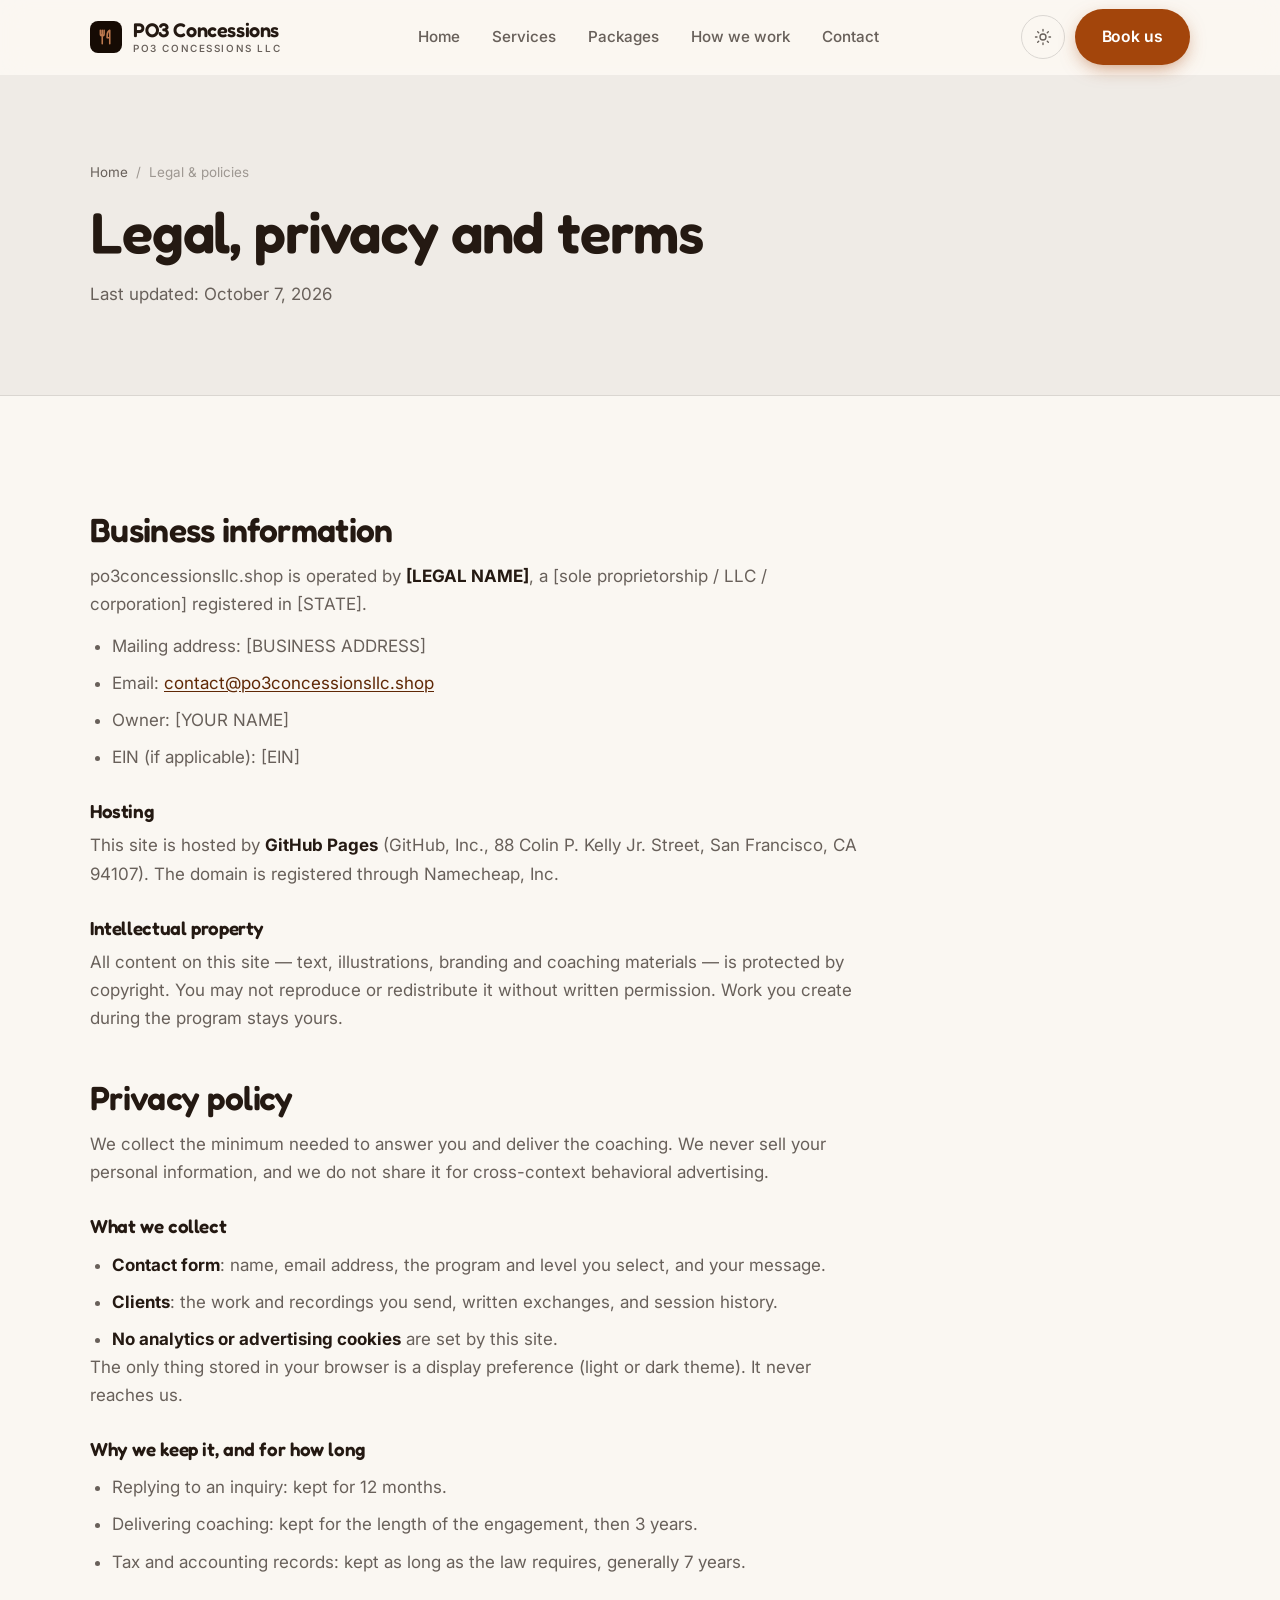
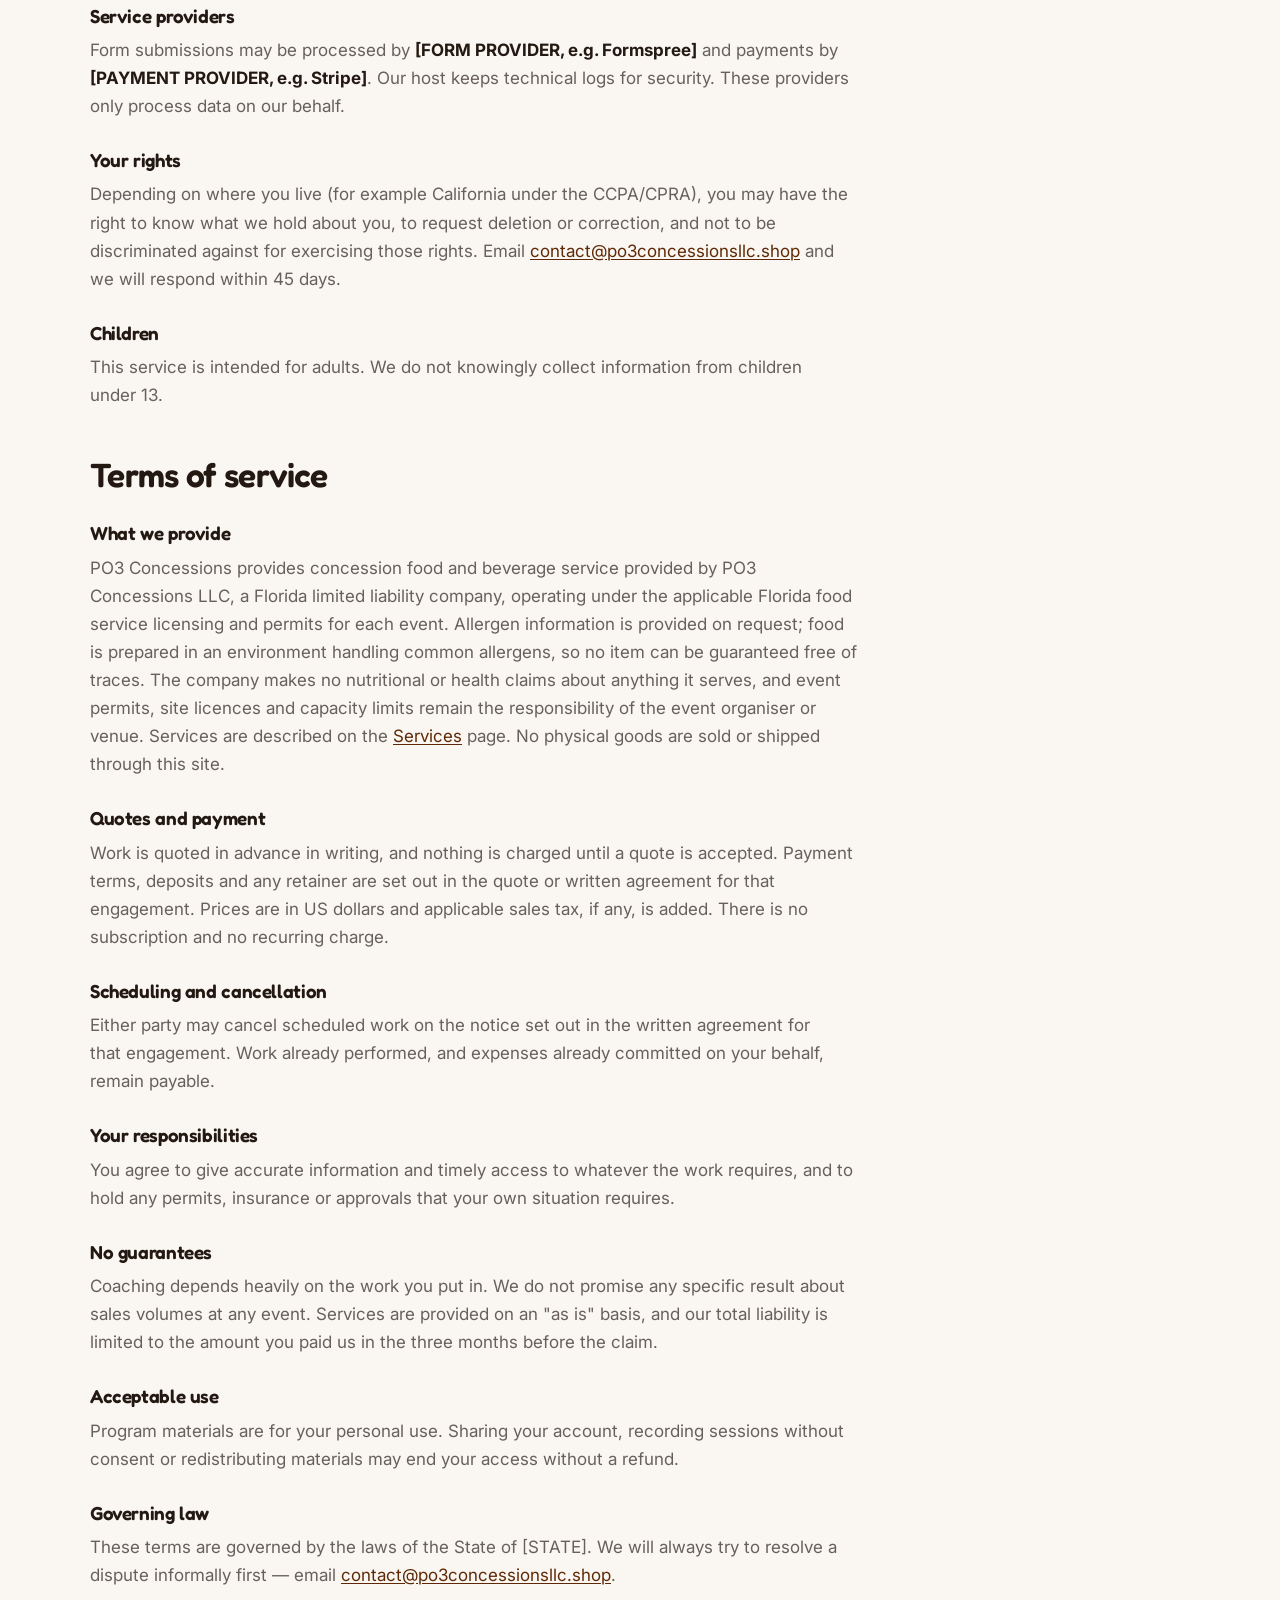
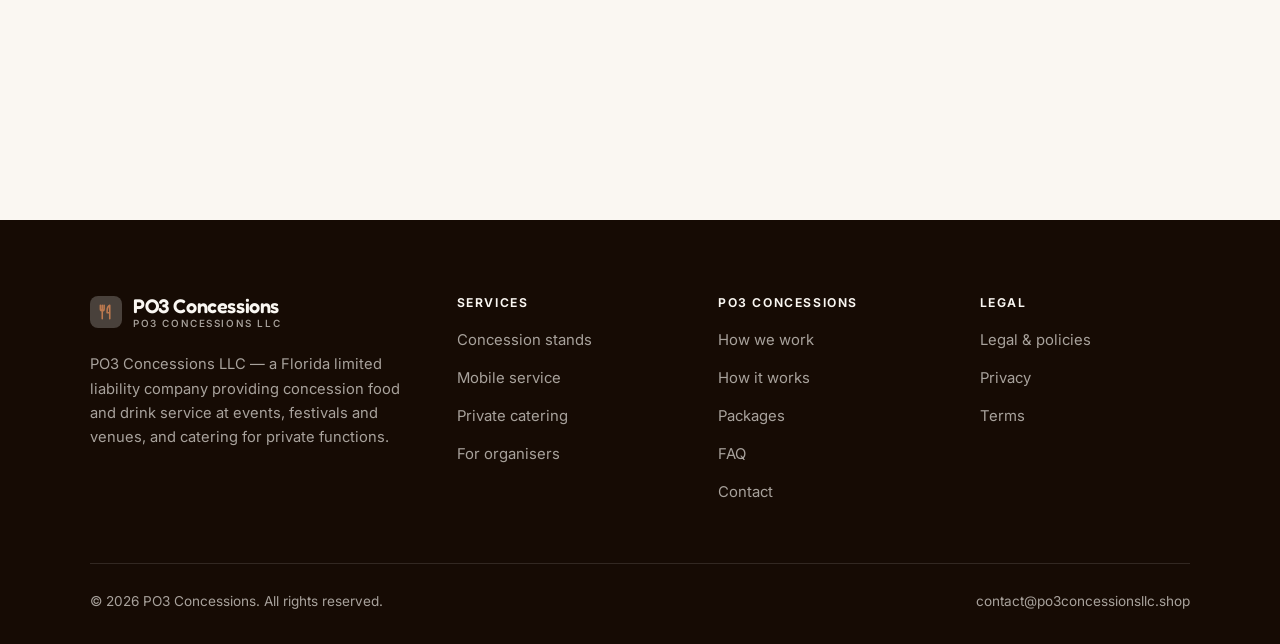
<file: legal.html>
<!DOCTYPE html>
<html lang="en" class="no-js">
<head>
<meta charset="utf-8">
<meta name="viewport" content="width=device-width, initial-scale=1">
<title>Legal, privacy and terms — PO3 Concessions</title>
<meta name="description" content="Business information, privacy policy and terms of service for PO3 Concessions.">
<meta name="robots" content="noindex">

<meta property="og:type" content="website">
<meta property="og:url" content="https://po3concessionsllc.shop/legal.html">
<meta property="og:site_name" content="PO3 Concessions">
<meta property="og:locale" content="en_US">
<meta property="og:title" content="Legal, privacy and terms — PO3 Concessions">
<meta property="og:description" content="Business information, privacy policy and terms of service for PO3 Concessions.">
<meta name="theme-color" content="#160b04">

<link rel="icon" href="assets/img/favicon.svg" type="image/svg+xml">
<link rel="preconnect" href="https://fonts.googleapis.com">
<link rel="preconnect" href="https://fonts.gstatic.com" crossorigin>
<link rel="stylesheet" href="https://fonts.googleapis.com/css2?family=Fredoka:wght@400..700&family=Inter:wght@400..700&display=swap">
<link rel="stylesheet" href="assets/css/style.css">

<!-- Thème appliqué avant le premier rendu (évite le flash) -->
<script>
document.documentElement.classList.remove('no-js');
(function(){try{var t=localStorage.getItem('site-theme');if(t){document.documentElement.setAttribute('data-theme',t);}}catch(e){}})();
</script>
</head>

<body>
<a class="skip-link" href="#main">Skip to main content</a>

<header class="site-header">
  <nav class="wrap nav" aria-label="Main navigation">
    <a class="brand" href="index.html">
      <svg class="brand__mark" viewBox="0 0 64 64" aria-hidden="true">
        <rect class="bm-bg" width="64" height="64" rx="16"/>
        <g class="bm-ic" transform="translate(14 14) scale(1.5)" fill="none" stroke-width="2.1" stroke-linecap="round" stroke-linejoin="round"><path d="M7 3v8M4.5 3v5a2.5 2.5 0 0 0 5 0V3M7 11v10M17 21V3c-2.2 1.2-3.5 3.6-3.5 7v3H17"/></g>
      </svg>
      <span>PO3 Concessions<span class="brand__sub">PO3 Concessions LLC</span></span>
    </a>

    <ul class="nav__links" id="nav-links">
      <li><a href="index.html">Home</a></li>
      <li><a href="programs.html">Services</a></li>
      <li><a href="index.html#pricing">Packages</a></li>
      <li><a href="about.html">How we work</a></li>
      <li><a href="contact.html">Contact</a></li>
      <li><a class="btn btn--primary" href="contact.html">Book us</a></li>
    </ul>

    <div class="nav__cta">
      <button class="theme-toggle" type="button" aria-label="Switch to dark theme">
        <svg class="icon-sun" viewBox="0 0 24 24" fill="none" stroke="currentColor" stroke-width="1.8" stroke-linecap="round" aria-hidden="true"><circle cx="12" cy="12" r="4"/><path d="M12 2v2m0 16v2M2 12h2m16 0h2M4.9 4.9l1.4 1.4m11.4 11.4 1.4 1.4M19.1 4.9l-1.4 1.4M6.3 17.7l-1.4 1.4"/></svg>
        <svg class="icon-moon" viewBox="0 0 24 24" fill="none" stroke="currentColor" stroke-width="1.8" stroke-linecap="round" stroke-linejoin="round" aria-hidden="true"><path d="M21 12.8A9 9 0 1 1 11.2 3a7 7 0 0 0 9.8 9.8z"/></svg>
      </button>
      <a class="btn btn--primary" href="contact.html">Book us</a>
      <button class="nav__toggle" type="button" aria-expanded="false" aria-controls="nav-links" aria-label="Open menu">
        <svg class="icon-open" viewBox="0 0 24 24" fill="none" stroke="currentColor" stroke-width="2" stroke-linecap="round" aria-hidden="true"><path d="M3 6h18M3 12h18M3 18h18"/></svg>
        <svg class="icon-close" viewBox="0 0 24 24" fill="none" stroke="currentColor" stroke-width="2" stroke-linecap="round" aria-hidden="true"><path d="M6 6l12 12M18 6L6 18"/></svg>
      </button>
    </div>
  </nav>
</header>

<main id="main">

<section class="page-head">
  <div class="wrap">
    <nav class="breadcrumb" aria-label="Breadcrumb">
      <a href="index.html">Home</a><span>/</span><span aria-current="page">Legal &amp; policies</span>
    </nav>
    <h1>Legal, privacy and terms</h1>
    <p>Last updated: <time datetime="2026-10-07">October 7, 2026</time></p>
  </div>
</section>

<section class="section wrap">
  <div class="prose">

    <!--
      TO DO: this is a skeleton, not legal advice. Replace every [BRACKET] with
      your real details before selling, and have a lawyer review it if you can.
      Consumer protection rules differ by state.
    -->

    <h2 id="business">Business information</h2>
    <p>
      po3concessionsllc.shop is operated by <strong>[LEGAL NAME]</strong>, a [sole proprietorship / LLC / corporation]
      registered in [STATE].
    </p>
    <ul>
      <li>Mailing address: [BUSINESS ADDRESS]</li>
      <li>Email: <a href="mailto:contact@po3concessionsllc.shop">contact@po3concessionsllc.shop</a></li>
      <li>Owner: [YOUR NAME]</li>
      <li>EIN (if applicable): [EIN]</li>
    </ul>

    <h3>Hosting</h3>
    <p>
      This site is hosted by <strong>GitHub Pages</strong> (GitHub, Inc., 88 Colin P. Kelly Jr. Street,
      San Francisco, CA 94107). The domain is registered through Namecheap, Inc.
    </p>

    <h3>Intellectual property</h3>
    <p>
      All content on this site — text, illustrations, branding and coaching materials — is protected by
      copyright. You may not reproduce or redistribute it without written permission. Work you create during
      the program stays yours.
    </p>

    <h2 id="privacy">Privacy policy</h2>
    <p>
      We collect the minimum needed to answer you and deliver the coaching. We never sell your personal
      information, and we do not share it for cross-context behavioral advertising.
    </p>
    <h3>What we collect</h3>
    <ul>
      <li><strong>Contact form</strong>: name, email address, the program and level you select, and your message.</li>
      <li><strong>Clients</strong>: the work and recordings you send, written exchanges, and session history.</li>
      <li><strong>No analytics or advertising cookies</strong> are set by this site.</li>
    </ul>
    <p>
      The only thing stored in your browser is a display preference (light or dark theme). It never reaches us.
    </p>
    <h3>Why we keep it, and for how long</h3>
    <ul>
      <li>Replying to an inquiry: kept for 12 months.</li>
      <li>Delivering coaching: kept for the length of the engagement, then 3 years.</li>
      <li>Tax and accounting records: kept as long as the law requires, generally 7 years.</li>
    </ul>
    <h3>Service providers</h3>
    <p>
      Form submissions may be processed by <strong>[FORM PROVIDER, e.g. Formspree]</strong> and payments by
      <strong>[PAYMENT PROVIDER, e.g. Stripe]</strong>. Our host keeps technical logs for security. These
      providers only process data on our behalf.
    </p>
    <h3>Your rights</h3>
    <p>
      Depending on where you live (for example California under the CCPA/CPRA), you may have the right to
      know what we hold about you, to request deletion or correction, and not to be discriminated against for
      exercising those rights. Email <a href="mailto:contact@po3concessionsllc.shop">contact@po3concessionsllc.shop</a> and we will respond within 45 days.
    </p>
    <h3>Children</h3>
    <p>
      This service is intended for adults. We do not knowingly collect information from children under 13.
    </p>

    <h2 id="terms">Terms of service</h2>
    <h3>What we provide</h3>
    <p>
      PO3 Concessions provides concession food and beverage service provided by PO3 Concessions LLC, a Florida limited liability company, operating under the applicable Florida food service licensing and permits for each event. Allergen information is provided on request; food is prepared in an environment handling common allergens, so no item can be guaranteed free of traces. The company makes no nutritional or health claims about anything it serves, and event permits, site licences and capacity limits remain the responsibility of the event organiser or venue. Services are described on the
      <a href="programs.html">Services</a> page. No physical goods are sold or shipped through this site.
    </p>
    <h3>Quotes and payment</h3>
    <p>
      Work is quoted in advance in writing, and nothing is charged until a quote is accepted. Payment terms,
      deposits and any retainer are set out in the quote or written agreement for that engagement. Prices are in
      US dollars and applicable sales tax, if any, is added. There is no subscription and no recurring charge.
    </p>
    <h3>Scheduling and cancellation</h3>
    <p>
      Either party may cancel scheduled work on the notice set out in the written agreement for that engagement.
      Work already performed, and expenses already committed on your behalf, remain payable.
    </p>
    <h3>Your responsibilities</h3>
    <p>
      You agree to give accurate information and timely access to whatever the work requires, and to hold any
      permits, insurance or approvals that your own situation requires.
    </p>

    <h3>No guarantees</h3>
    <p>
      Coaching depends heavily on the work you put in. We do not promise any specific result
      about sales volumes at any event. Services are provided on an "as is" basis, and our total
      liability is limited to the amount you paid us in the three months before the claim.
    </p>
    <h3>Acceptable use</h3>
    <p>
      Program materials are for your personal use. Sharing your account, recording sessions without consent
      or redistributing materials may end your access without a refund.
    </p>
    <h3>Governing law</h3>
    <p>
      These terms are governed by the laws of the State of [STATE]. We will always try to resolve a dispute
      informally first — email <a href="mailto:contact@po3concessionsllc.shop">contact@po3concessionsllc.shop</a>.
    </p>

  </div>
</section>

</main>

<footer class="site-footer">
  <div class="wrap">
    <div class="footer__grid">
      <div class="footer__brand">
        <a class="brand" href="index.html">
          <svg class="brand__mark" viewBox="0 0 64 64" aria-hidden="true">
        <rect class="bm-bg" width="64" height="64" rx="16"/>
        <g class="bm-ic" transform="translate(14 14) scale(1.5)" fill="none" stroke-width="2.1" stroke-linecap="round" stroke-linejoin="round"><path d="M7 3v8M4.5 3v5a2.5 2.5 0 0 0 5 0V3M7 11v10M17 21V3c-2.2 1.2-3.5 3.6-3.5 7v3H17"/></g>
      </svg>
          <span>PO3 Concessions<span class="brand__sub">PO3 Concessions LLC</span></span>
        </a>
        <p>PO3 Concessions LLC — a Florida limited liability company providing concession food and drink service at events, festivals and venues, and catering for private functions.</p>
      </div>

      <div class="footer__col">
        <h4>Services</h4>
        <ul>
          <li><a href="programs.html#stands">Concession stands</a></li>
          <li><a href="programs.html#mobile">Mobile service</a></li>
          <li><a href="programs.html#catering">Private catering</a></li>
          <li><a href="programs.html#organisers">For organisers</a></li>
        </ul>
      </div>

      <div class="footer__col">
        <h4>PO3 Concessions</h4>
        <ul>
          <li><a href="about.html">How we work</a></li>
          <li><a href="index.html#how-it-works">How it works</a></li>
          <li><a href="index.html#pricing">Packages</a></li>
          <li><a href="index.html#faq">FAQ</a></li>
          <li><a href="contact.html">Contact</a></li>
        </ul>
      </div>

      <div class="footer__col">
        <h4>Legal</h4>
        <ul>
          <li><a href="legal.html">Legal &amp; policies</a></li>
          <li><a href="legal.html#privacy">Privacy</a></li>
          <li><a href="legal.html#terms">Terms</a></li>
        </ul>
      </div>
    </div>

    <div class="footer__bottom">
      <p>© <span data-year>2026</span> PO3 Concessions. All rights reserved.</p>
      <p><a href="mailto:contact@po3concessionsllc.shop">contact@po3concessionsllc.shop</a></p>
    </div>
  </div>
</footer>

<script src="assets/js/main.js" defer></script>
</body>
</html>
</file>
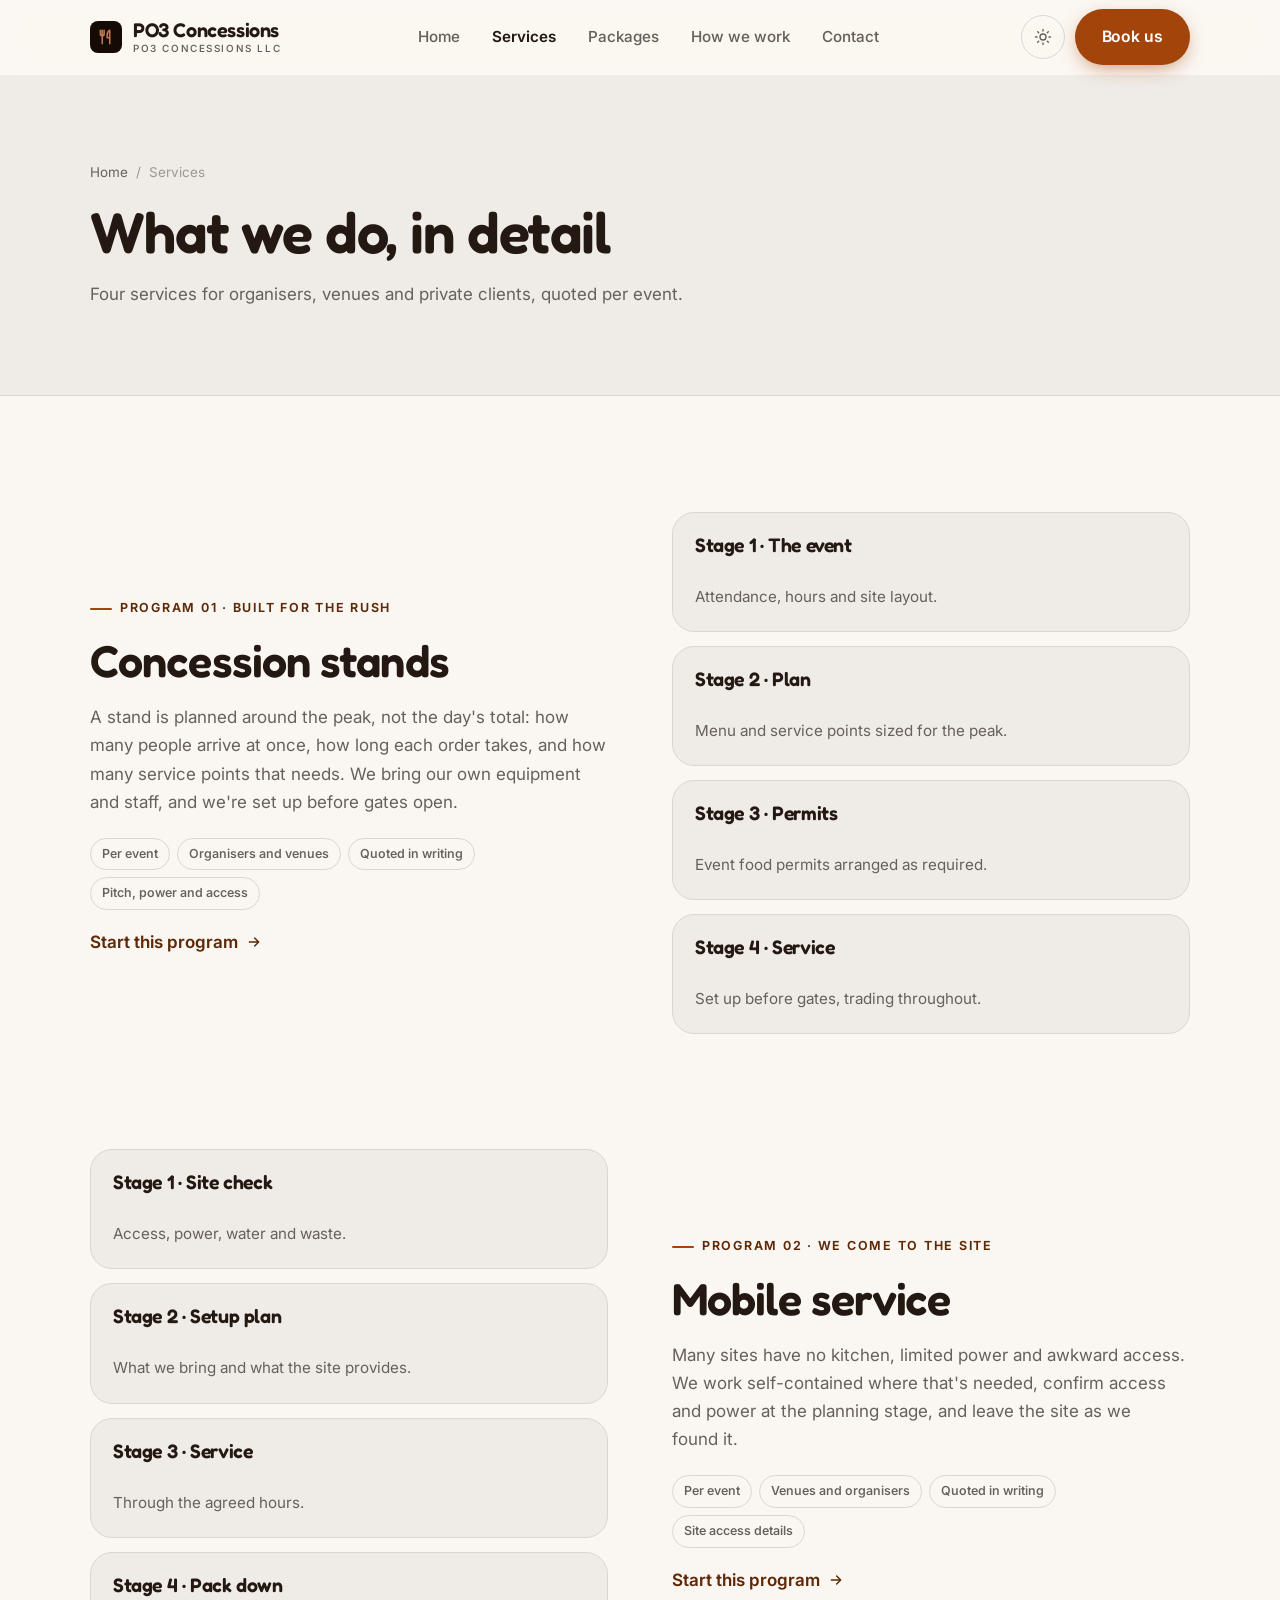
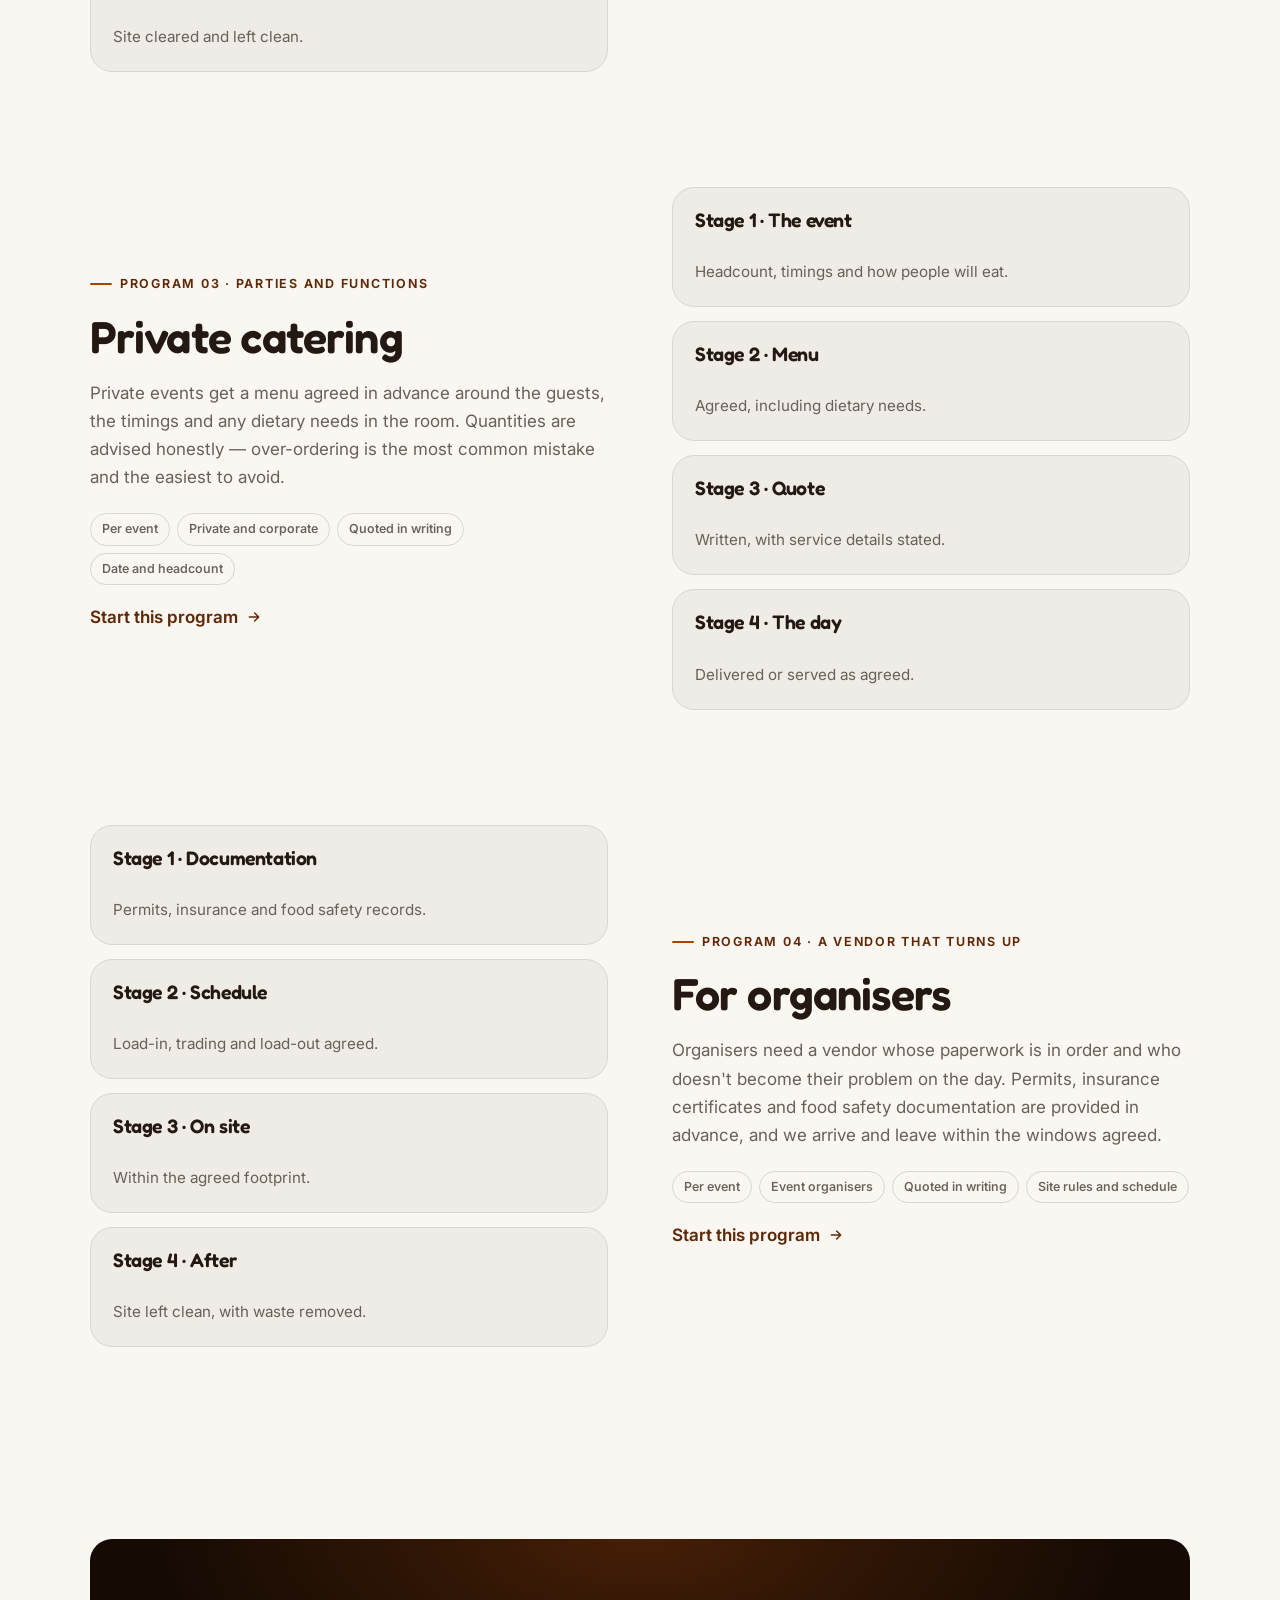
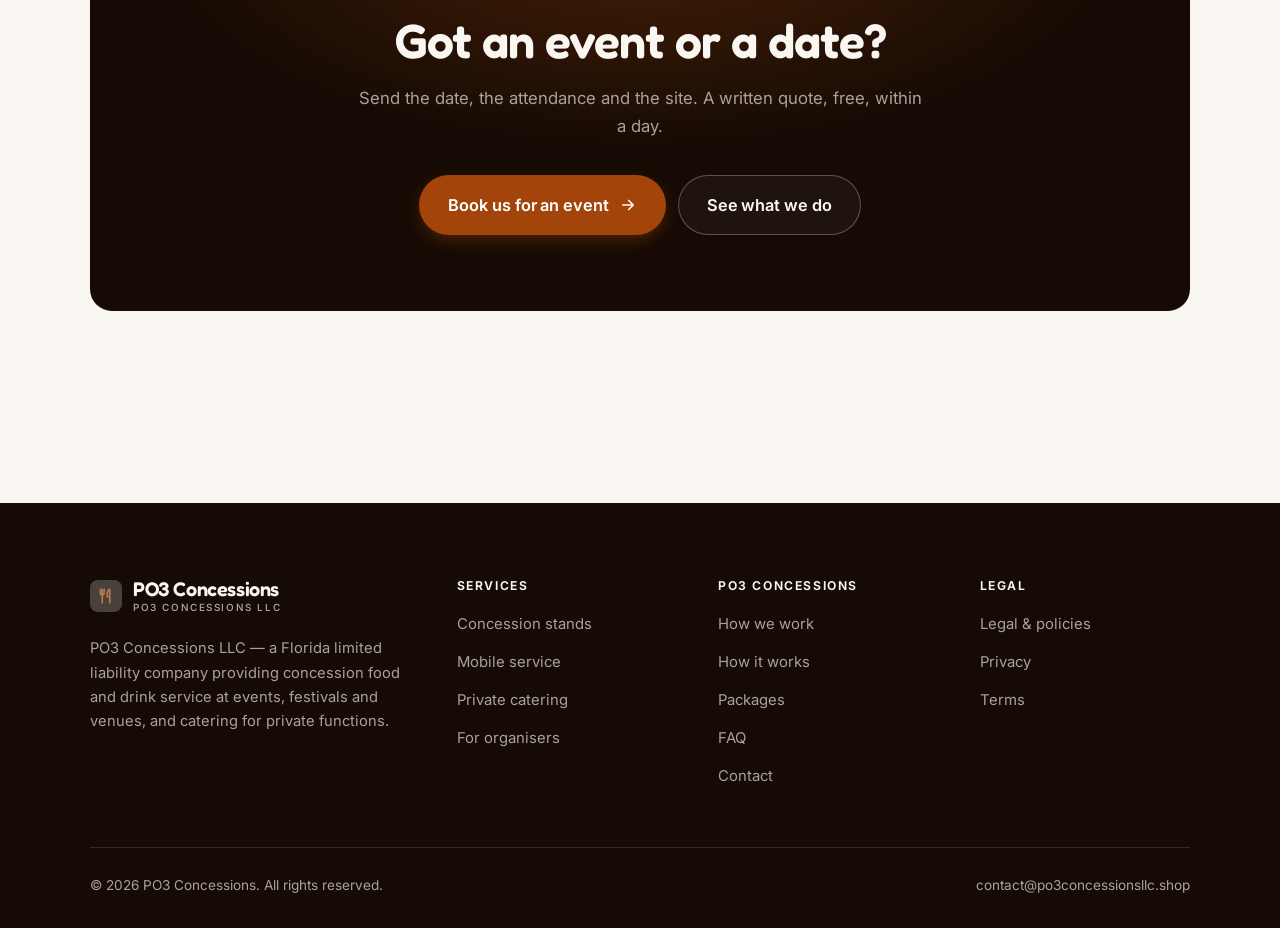
<file: programs.html>
<!DOCTYPE html>
<html lang="en" class="no-js">
<head>
<meta charset="utf-8">
<meta name="viewport" content="width=device-width, initial-scale=1">
<title>Services — PO3 Concessions</title>
<meta name="description" content="Services of PO3 Concessions LLC: concession stands, mobile service, private catering, vendor service for organisers.">
<link rel="canonical" href="https://po3concessionsllc.shop/programs.html">

<meta property="og:type" content="website">
<meta property="og:url" content="https://po3concessionsllc.shop/programs.html">
<meta property="og:site_name" content="PO3 Concessions">
<meta property="og:locale" content="en_US">
<meta property="og:title" content="Services — PO3 Concessions">
<meta property="og:description" content="Services of PO3 Concessions LLC: concession stands, mobile service, private catering, vendor service for organisers.">
<meta name="theme-color" content="#160b04">

<link rel="icon" href="assets/img/favicon.svg" type="image/svg+xml">
<link rel="preconnect" href="https://fonts.googleapis.com">
<link rel="preconnect" href="https://fonts.gstatic.com" crossorigin>
<link rel="stylesheet" href="https://fonts.googleapis.com/css2?family=Fredoka:wght@400..700&family=Inter:wght@400..700&display=swap">
<link rel="stylesheet" href="assets/css/style.css">

<!-- Thème appliqué avant le premier rendu (évite le flash) -->
<script>
document.documentElement.classList.remove('no-js');
(function(){try{var t=localStorage.getItem('site-theme');if(t){document.documentElement.setAttribute('data-theme',t);}}catch(e){}})();
</script>
</head>

<body>
<a class="skip-link" href="#main">Skip to main content</a>

<header class="site-header">
  <nav class="wrap nav" aria-label="Main navigation">
    <a class="brand" href="index.html">
      <svg class="brand__mark" viewBox="0 0 64 64" aria-hidden="true">
        <rect class="bm-bg" width="64" height="64" rx="16"/>
        <g class="bm-ic" transform="translate(14 14) scale(1.5)" fill="none" stroke-width="2.1" stroke-linecap="round" stroke-linejoin="round"><path d="M7 3v8M4.5 3v5a2.5 2.5 0 0 0 5 0V3M7 11v10M17 21V3c-2.2 1.2-3.5 3.6-3.5 7v3H17"/></g>
      </svg>
      <span>PO3 Concessions<span class="brand__sub">PO3 Concessions LLC</span></span>
    </a>

    <ul class="nav__links" id="nav-links">
      <li><a href="index.html">Home</a></li>
      <li><a href="programs.html" aria-current="page">Services</a></li>
      <li><a href="index.html#pricing">Packages</a></li>
      <li><a href="about.html">How we work</a></li>
      <li><a href="contact.html">Contact</a></li>
      <li><a class="btn btn--primary" href="contact.html">Book us</a></li>
    </ul>

    <div class="nav__cta">
      <button class="theme-toggle" type="button" aria-label="Switch to dark theme">
        <svg class="icon-sun" viewBox="0 0 24 24" fill="none" stroke="currentColor" stroke-width="1.8" stroke-linecap="round" aria-hidden="true"><circle cx="12" cy="12" r="4"/><path d="M12 2v2m0 16v2M2 12h2m16 0h2M4.9 4.9l1.4 1.4m11.4 11.4 1.4 1.4M19.1 4.9l-1.4 1.4M6.3 17.7l-1.4 1.4"/></svg>
        <svg class="icon-moon" viewBox="0 0 24 24" fill="none" stroke="currentColor" stroke-width="1.8" stroke-linecap="round" stroke-linejoin="round" aria-hidden="true"><path d="M21 12.8A9 9 0 1 1 11.2 3a7 7 0 0 0 9.8 9.8z"/></svg>
      </button>
      <a class="btn btn--primary" href="contact.html">Book us</a>
      <button class="nav__toggle" type="button" aria-expanded="false" aria-controls="nav-links" aria-label="Open menu">
        <svg class="icon-open" viewBox="0 0 24 24" fill="none" stroke="currentColor" stroke-width="2" stroke-linecap="round" aria-hidden="true"><path d="M3 6h18M3 12h18M3 18h18"/></svg>
        <svg class="icon-close" viewBox="0 0 24 24" fill="none" stroke="currentColor" stroke-width="2" stroke-linecap="round" aria-hidden="true"><path d="M6 6l12 12M18 6L6 18"/></svg>
      </button>
    </div>
  </nav>
</header>

<main id="main">

<section class="page-head">
  <div class="wrap">
    <nav class="breadcrumb" aria-label="Breadcrumb">
      <a href="index.html">Home</a><span>/</span><span aria-current="page">Services</span>
    </nav>
    <h1>What we do, in detail</h1>
    <p>Four services for organisers, venues and private clients, quoted per event.</p>
  </div>
</section>

<section class="section wrap" id="stands">
  <div class="split reveal">
    <div>
      <span class="eyebrow">Program 01 · Built for the rush</span>
      <h2>Concession stands</h2>
      <p>A stand is planned around the peak, not the day's total: how many people arrive at once, how long each order takes, and how many service points that needs. We bring our own equipment and staff, and we're set up before gates open.</p>
      <ul class="tags"><li>Per event</li><li>Organisers and venues</li><li>Quoted in writing</li><li>Pitch, power and access</li></ul>
      <p><a class="arrow-link" href="contact.html">Start this program <svg viewBox="0 0 24 24" fill="none" stroke="currentColor" stroke-width="2.2" stroke-linecap="round" stroke-linejoin="round" aria-hidden="true"><path d="M5 12h14M13 6l6 6-6 6"/></svg></a></p>
    </div>
    <div class="grid grid--2 grid--tight">
      <article class="card card--sm">
        <h3>Stage 1 · The event</h3>
        <p>Attendance, hours and site layout.</p>
      </article>
      <article class="card card--sm">
        <h3>Stage 2 · Plan</h3>
        <p>Menu and service points sized for the peak.</p>
      </article>
      <article class="card card--sm">
        <h3>Stage 3 · Permits</h3>
        <p>Event food permits arranged as required.</p>
      </article>
      <article class="card card--sm">
        <h3>Stage 4 · Service</h3>
        <p>Set up before gates, trading throughout.</p>
      </article>
    </div>
  </div>
</section>

<section class="section section--flush wrap" id="mobile">
  <div class="split reveal">
    <div class="grid grid--2 grid--tight">
      <article class="card card--sm">
        <h3>Stage 1 · Site check</h3>
        <p>Access, power, water and waste.</p>
      </article>
      <article class="card card--sm">
        <h3>Stage 2 · Setup plan</h3>
        <p>What we bring and what the site provides.</p>
      </article>
      <article class="card card--sm">
        <h3>Stage 3 · Service</h3>
        <p>Through the agreed hours.</p>
      </article>
      <article class="card card--sm">
        <h3>Stage 4 · Pack down</h3>
        <p>Site cleared and left clean.</p>
      </article>
    </div>
    <div>
      <span class="eyebrow">Program 02 · We come to the site</span>
      <h2>Mobile service</h2>
      <p>Many sites have no kitchen, limited power and awkward access. We work self-contained where that's needed, confirm access and power at the planning stage, and leave the site as we found it.</p>
      <ul class="tags"><li>Per event</li><li>Venues and organisers</li><li>Quoted in writing</li><li>Site access details</li></ul>
      <p><a class="arrow-link" href="contact.html">Start this program <svg viewBox="0 0 24 24" fill="none" stroke="currentColor" stroke-width="2.2" stroke-linecap="round" stroke-linejoin="round" aria-hidden="true"><path d="M5 12h14M13 6l6 6-6 6"/></svg></a></p>
    </div>
  </div>
</section>

<section class="section section--flush wrap" id="catering">
  <div class="split reveal">
    <div>
      <span class="eyebrow">Program 03 · Parties and functions</span>
      <h2>Private catering</h2>
      <p>Private events get a menu agreed in advance around the guests, the timings and any dietary needs in the room. Quantities are advised honestly — over-ordering is the most common mistake and the easiest to avoid.</p>
      <ul class="tags"><li>Per event</li><li>Private and corporate</li><li>Quoted in writing</li><li>Date and headcount</li></ul>
      <p><a class="arrow-link" href="contact.html">Start this program <svg viewBox="0 0 24 24" fill="none" stroke="currentColor" stroke-width="2.2" stroke-linecap="round" stroke-linejoin="round" aria-hidden="true"><path d="M5 12h14M13 6l6 6-6 6"/></svg></a></p>
    </div>
    <div class="grid grid--2 grid--tight">
      <article class="card card--sm">
        <h3>Stage 1 · The event</h3>
        <p>Headcount, timings and how people will eat.</p>
      </article>
      <article class="card card--sm">
        <h3>Stage 2 · Menu</h3>
        <p>Agreed, including dietary needs.</p>
      </article>
      <article class="card card--sm">
        <h3>Stage 3 · Quote</h3>
        <p>Written, with service details stated.</p>
      </article>
      <article class="card card--sm">
        <h3>Stage 4 · The day</h3>
        <p>Delivered or served as agreed.</p>
      </article>
    </div>
  </div>
</section>

<section class="section section--flush wrap" id="organisers">
  <div class="split reveal">
    <div class="grid grid--2 grid--tight">
      <article class="card card--sm">
        <h3>Stage 1 · Documentation</h3>
        <p>Permits, insurance and food safety records.</p>
      </article>
      <article class="card card--sm">
        <h3>Stage 2 · Schedule</h3>
        <p>Load-in, trading and load-out agreed.</p>
      </article>
      <article class="card card--sm">
        <h3>Stage 3 · On site</h3>
        <p>Within the agreed footprint.</p>
      </article>
      <article class="card card--sm">
        <h3>Stage 4 · After</h3>
        <p>Site left clean, with waste removed.</p>
      </article>
    </div>
    <div>
      <span class="eyebrow">Program 04 · A vendor that turns up</span>
      <h2>For organisers</h2>
      <p>Organisers need a vendor whose paperwork is in order and who doesn't become their problem on the day. Permits, insurance certificates and food safety documentation are provided in advance, and we arrive and leave within the windows agreed.</p>
      <ul class="tags"><li>Per event</li><li>Event organisers</li><li>Quoted in writing</li><li>Site rules and schedule</li></ul>
      <p><a class="arrow-link" href="contact.html">Start this program <svg viewBox="0 0 24 24" fill="none" stroke="currentColor" stroke-width="2.2" stroke-linecap="round" stroke-linejoin="round" aria-hidden="true"><path d="M5 12h14M13 6l6 6-6 6"/></svg></a></p>
    </div>
  </div>
</section>

<section class="wrap section--tight">
  <div class="cta-band reveal">
    <h2>Got an event or a date?</h2>
    <p>Send the date, the attendance and the site. A written quote, free, within a day.</p>
    <div class="hero__actions">
      <a class="btn btn--primary btn--lg" href="contact.html">Book us for an event <svg viewBox="0 0 24 24" fill="none" stroke="currentColor" stroke-width="2.2" stroke-linecap="round" stroke-linejoin="round" aria-hidden="true"><path d="M5 12h14M13 6l6 6-6 6"/></svg></a>
      <a class="btn btn--on-dark btn--lg" href="programs.html">See what we do</a>
    </div>
  </div>
</section>

</main>

<footer class="site-footer">
  <div class="wrap">
    <div class="footer__grid">
      <div class="footer__brand">
        <a class="brand" href="index.html">
          <svg class="brand__mark" viewBox="0 0 64 64" aria-hidden="true">
        <rect class="bm-bg" width="64" height="64" rx="16"/>
        <g class="bm-ic" transform="translate(14 14) scale(1.5)" fill="none" stroke-width="2.1" stroke-linecap="round" stroke-linejoin="round"><path d="M7 3v8M4.5 3v5a2.5 2.5 0 0 0 5 0V3M7 11v10M17 21V3c-2.2 1.2-3.5 3.6-3.5 7v3H17"/></g>
      </svg>
          <span>PO3 Concessions<span class="brand__sub">PO3 Concessions LLC</span></span>
        </a>
        <p>PO3 Concessions LLC — a Florida limited liability company providing concession food and drink service at events, festivals and venues, and catering for private functions.</p>
      </div>

      <div class="footer__col">
        <h4>Services</h4>
        <ul>
          <li><a href="programs.html#stands">Concession stands</a></li>
          <li><a href="programs.html#mobile">Mobile service</a></li>
          <li><a href="programs.html#catering">Private catering</a></li>
          <li><a href="programs.html#organisers">For organisers</a></li>
        </ul>
      </div>

      <div class="footer__col">
        <h4>PO3 Concessions</h4>
        <ul>
          <li><a href="about.html">How we work</a></li>
          <li><a href="index.html#how-it-works">How it works</a></li>
          <li><a href="index.html#pricing">Packages</a></li>
          <li><a href="index.html#faq">FAQ</a></li>
          <li><a href="contact.html">Contact</a></li>
        </ul>
      </div>

      <div class="footer__col">
        <h4>Legal</h4>
        <ul>
          <li><a href="legal.html">Legal &amp; policies</a></li>
          <li><a href="legal.html#privacy">Privacy</a></li>
          <li><a href="legal.html#terms">Terms</a></li>
        </ul>
      </div>
    </div>

    <div class="footer__bottom">
      <p>© <span data-year>2026</span> PO3 Concessions. All rights reserved.</p>
      <p><a href="mailto:contact@po3concessionsllc.shop">contact@po3concessionsllc.shop</a></p>
    </div>
  </div>
</footer>

<script src="assets/js/main.js" defer></script>
</body>
</html>
</file>
<file: assets/css/style.css>
/* PO3 Concessions — couleurs et polices de la marque.
   Modifier ces valeurs suffit à changer l'identité visuelle de tout le site. */
:root {
  --c-accent:    #a3450b;
  --c-on-accent: #ffffff;
  --c-ink:       #160b04;
  --c-paper:     #faf7f2;

  --accent-ink-light: color-mix(in srgb, var(--c-accent) 58%, black);
  --accent-on-dark:   color-mix(in srgb, var(--c-accent) 72%, white);

  --font-display: "Fredoka", system-ui, -apple-system, "Segoe UI", sans-serif;
  --font-body: "Inter", system-ui, -apple-system, "Segoe UI", sans-serif;
  --display-weight: 600;
  --display-tracking: -.02em;
}

/* ==========================================================================
   Feuille de style commune aux sites de coaching
   Les couleurs de marque (--c-accent, --c-on-accent, --c-ink, --c-paper) et
   les polices sont définies juste au-dessus, par site. Tout le reste en dérive.
   ========================================================================== */

/* --------------------------------------------------------------------------
   1. Tokens dérivés
   -------------------------------------------------------------------------- */

:root {
  /* Thème clair */
  --paper:      var(--c-paper);
  --paper-2:    color-mix(in srgb, var(--c-paper) 95%, var(--c-ink));
  --paper-3:    color-mix(in srgb, var(--c-paper) 89%, var(--c-ink));
  --line:       color-mix(in srgb, var(--c-paper) 86%, var(--c-ink));
  --text:       color-mix(in srgb, var(--c-ink) 94%, var(--c-paper));
  --muted:      color-mix(in srgb, var(--c-ink) 64%, var(--c-paper));
  --accent:     var(--c-accent);
  --accent-600: color-mix(in srgb, var(--c-accent) 86%, black);
  --accent-ink: var(--accent-ink-light);
  --on-accent:  var(--c-on-accent);
  --ink:        var(--c-ink);
  --ink-soft:   color-mix(in srgb, var(--c-ink) 90%, white);
  --on-ink:     var(--c-paper);
  --on-ink-mut: color-mix(in srgb, var(--c-paper) 64%, var(--c-ink));
  --brand-bg:   var(--c-ink);

  /* Rayons */
  --r-sm: 8px;
  --r-md: 14px;
  --r-lg: 22px;
  --r-full: 999px;

  /* Ombres */
  --sh-1: 0 1px 2px rgba(0, 0, 0, .05), 0 2px 8px rgba(0, 0, 0, .04);
  --sh-2: 0 2px 4px rgba(0, 0, 0, .05), 0 12px 32px rgba(0, 0, 0, .09);
  --sh-3: 0 4px 8px rgba(0, 0, 0, .06), 0 24px 56px rgba(0, 0, 0, .14);

  /* Rythme */
  --gutter: clamp(16px, 4vw, 40px);
  --maxw: 1180px;
  --section-y: clamp(64px, 9vw, 124px);

  --ease: cubic-bezier(.22, .61, .36, 1);
}

/* Thème sombre — suit le système, sauf si l'utilisateur a choisi « clair » */
@media (prefers-color-scheme: dark) {
  :root:not([data-theme="light"]) {
    --paper:      var(--c-ink);
    --paper-2:    color-mix(in srgb, var(--c-ink) 92%, white);
    --paper-3:    color-mix(in srgb, var(--c-ink) 86%, white);
    --line:       color-mix(in srgb, var(--c-ink) 80%, white);
    --text:       color-mix(in srgb, var(--c-paper) 94%, var(--c-ink));
    --muted:      color-mix(in srgb, var(--c-paper) 66%, var(--c-ink));
    --accent-ink: var(--accent-on-dark);
    --ink:        color-mix(in srgb, var(--c-ink) 72%, black);
    --brand-bg:   color-mix(in srgb, var(--c-ink) 80%, white);
    --sh-1: 0 1px 2px rgba(0, 0, 0, .4), 0 2px 8px rgba(0, 0, 0, .3);
    --sh-2: 0 2px 4px rgba(0, 0, 0, .4), 0 12px 32px rgba(0, 0, 0, .45);
    --sh-3: 0 4px 8px rgba(0, 0, 0, .45), 0 24px 56px rgba(0, 0, 0, .55);
  }
}

/* Thème sombre — choix explicite */
:root[data-theme="dark"] {
  --paper:      var(--c-ink);
  --paper-2:    color-mix(in srgb, var(--c-ink) 92%, white);
  --paper-3:    color-mix(in srgb, var(--c-ink) 86%, white);
  --line:       color-mix(in srgb, var(--c-ink) 80%, white);
  --text:       color-mix(in srgb, var(--c-paper) 94%, var(--c-ink));
  --muted:      color-mix(in srgb, var(--c-paper) 66%, var(--c-ink));
  --accent-ink: var(--accent-on-dark);
  --ink:        color-mix(in srgb, var(--c-ink) 72%, black);
  --brand-bg:   color-mix(in srgb, var(--c-ink) 80%, white);
  --sh-1: 0 1px 2px rgba(0, 0, 0, .4), 0 2px 8px rgba(0, 0, 0, .3);
  --sh-2: 0 2px 4px rgba(0, 0, 0, .4), 0 12px 32px rgba(0, 0, 0, .45);
  --sh-3: 0 4px 8px rgba(0, 0, 0, .45), 0 24px 56px rgba(0, 0, 0, .55);
}

/* --------------------------------------------------------------------------
   2. Reset / base
   -------------------------------------------------------------------------- */

*, *::before, *::after { box-sizing: border-box; }

* { margin: 0; }

html {
  -webkit-text-size-adjust: 100%;
  scroll-behavior: smooth;
  scroll-padding-top: 88px;
}

body {
  background: var(--paper);
  color: var(--text);
  font-family: var(--font-body);
  font-size: 17px;
  line-height: 1.65;
  -webkit-font-smoothing: antialiased;
  text-rendering: optimizeLegibility;
  overflow-x: hidden;
}

img, svg, video { display: block; max-width: 100%; height: auto; }

a { color: inherit; text-decoration: none; }

button, input, textarea, select { font: inherit; color: inherit; }

h1, h2, h3, h4 {
  font-family: var(--font-display);
  font-weight: var(--display-weight);
  line-height: 1.08;
  letter-spacing: var(--display-tracking);
  text-wrap: balance;
}

p { text-wrap: pretty; }

:focus-visible {
  outline: 3px solid var(--accent);
  outline-offset: 3px;
  border-radius: 4px;
}

::selection { background: var(--accent); color: var(--on-accent); }

/* --------------------------------------------------------------------------
   3. Utilitaires de mise en page
   -------------------------------------------------------------------------- */

.wrap {
  width: 100%;
  max-width: var(--maxw);
  margin-inline: auto;
  padding-inline: var(--gutter);
}

.section { padding-block: var(--section-y); }
.section--flush { padding-top: 0; }
.section--tight { padding-block: clamp(48px, 6vw, 80px); }

.skip-link {
  position: absolute;
  left: 12px;
  top: -100px;
  z-index: 200;
  background: var(--accent);
  color: var(--on-accent);
  padding: 12px 20px;
  border-radius: var(--r-sm);
  font-weight: 600;
  transition: top .2s var(--ease);
}
.skip-link:focus { top: 12px; }

.eyebrow {
  display: inline-flex;
  align-items: center;
  gap: 8px;
  font-size: .78rem;
  font-weight: 650;
  letter-spacing: .14em;
  text-transform: uppercase;
  color: var(--accent-ink);
  margin-bottom: 18px;
}
.eyebrow::before {
  content: "";
  width: 22px;
  height: 2px;
  background: var(--accent);
  border-radius: 2px;
}

.section-head { max-width: 62ch; margin-bottom: clamp(36px, 5vw, 60px); }
.section-head h2 { font-size: clamp(2rem, 4.4vw, 3.1rem); }
.section-head p {
  margin-top: 18px;
  color: var(--muted);
  font-size: clamp(1rem, 1.6vw, 1.12rem);
  max-width: 58ch;
}

.section-head--center { margin-inline: auto; text-align: center; }
.section-head--center .eyebrow { justify-content: center; }
.section-head--center p { margin-inline: auto; }

/* --------------------------------------------------------------------------
   4. Boutons
   -------------------------------------------------------------------------- */

.btn {
  display: inline-flex;
  align-items: center;
  justify-content: center;
  gap: 10px;
  padding: 14px 26px;
  border: 1px solid transparent;
  border-radius: var(--r-full);
  font-weight: 620;
  font-size: .98rem;
  letter-spacing: -.005em;
  cursor: pointer;
  white-space: nowrap;
  transition: transform .18s var(--ease), background-color .18s var(--ease),
              border-color .18s var(--ease), box-shadow .18s var(--ease), color .18s var(--ease);
}
.btn:hover { transform: translateY(-2px); }
.btn:active { transform: translateY(0); }

.btn--primary {
  background: var(--accent);
  color: var(--on-accent);
  box-shadow: 0 6px 20px -6px color-mix(in srgb, var(--c-accent) 65%, transparent);
}
.btn--primary:hover {
  background: var(--accent-600);
  box-shadow: 0 12px 28px -8px color-mix(in srgb, var(--c-accent) 70%, transparent);
}

.btn--ghost {
  border-color: var(--line);
  background: transparent;
  color: var(--text);
}
.btn--ghost:hover { border-color: var(--accent); color: var(--accent-ink); }

.btn--on-dark {
  border-color: color-mix(in srgb, var(--c-paper) 28%, transparent);
  color: var(--on-ink);
  background: color-mix(in srgb, var(--c-paper) 4%, transparent);
}
.btn--on-dark:hover {
  border-color: color-mix(in srgb, var(--c-paper) 60%, transparent);
  background: color-mix(in srgb, var(--c-paper) 10%, transparent);
}

.btn--lg { padding: 16px 28px; font-size: 1.02rem; }
.btn--block { width: 100%; }

.btn svg { width: 18px; height: 18px; flex: none; }

@media (max-width: 420px) {
  .btn--lg { padding: 15px 22px; font-size: 1rem; white-space: normal; text-align: center; }
}

/* Lien fléché */
.arrow-link {
  display: inline-flex;
  align-items: center;
  gap: 8px;
  font-weight: 620;
  color: var(--accent-ink);
}
.arrow-link svg { width: 16px; height: 16px; transition: transform .18s var(--ease); }
.arrow-link:hover svg { transform: translateX(4px); }

/* --------------------------------------------------------------------------
   5. En-tête / navigation
   -------------------------------------------------------------------------- */

.site-header {
  position: sticky;
  top: 0;
  z-index: 100;
  background: color-mix(in srgb, var(--paper) 82%, transparent);
  backdrop-filter: saturate(180%) blur(14px);
  -webkit-backdrop-filter: saturate(180%) blur(14px);
  border-bottom: 1px solid transparent;
  transition: border-color .25s var(--ease), background-color .25s var(--ease);
}
.site-header.is-stuck {
  border-bottom-color: var(--line);
  background: color-mix(in srgb, var(--paper) 94%, transparent);
}

.nav {
  display: flex;
  align-items: center;
  justify-content: space-between;
  gap: 24px;
  height: 74px;
}

.brand {
  display: inline-flex;
  align-items: center;
  gap: 11px;
  font-family: var(--font-display);
  font-weight: var(--display-weight);
  font-size: 1.24rem;
  letter-spacing: var(--display-tracking);
  flex: none;
  line-height: 1.1;
}
.brand__mark { width: 32px; height: 32px; flex: none; }
.brand__mark .bm-bg { fill: var(--brand-bg); }
.brand__mark .bm-ic { stroke: var(--accent-on-dark); color: var(--accent-on-dark); }
.brand__sub {
  display: block;
  font-family: var(--font-body);
  font-size: .62rem;
  font-weight: 550;
  letter-spacing: .16em;
  text-transform: uppercase;
  color: var(--muted);
  margin-top: 1px;
}

.nav__links {
  display: flex;
  align-items: center;
  gap: 4px;
  list-style: none;
  padding: 0;
}
.nav__links a {
  display: block;
  padding: 9px 14px;
  border-radius: var(--r-full);
  font-size: .95rem;
  font-weight: 520;
  color: var(--muted);
  transition: color .16s var(--ease), background-color .16s var(--ease);
}
.nav__links a:hover { color: var(--text); background: var(--paper-2); }
.nav__links a[aria-current="page"] { color: var(--text); font-weight: 620; }
.nav__links .btn { display: none; }

.nav__cta { display: flex; align-items: center; gap: 10px; flex: none; }

.nav__toggle {
  display: none;
  width: 44px;
  height: 44px;
  align-items: center;
  justify-content: center;
  background: transparent;
  border: 1px solid var(--line);
  border-radius: var(--r-full);
  cursor: pointer;
}
.nav__toggle svg { width: 20px; height: 20px; }
.nav__toggle .icon-close { display: none; }
.nav__toggle[aria-expanded="true"] .icon-open { display: none; }
.nav__toggle[aria-expanded="true"] .icon-close { display: block; }

@media (max-width: 900px) {
  .nav__links, .nav__cta .btn { display: none; }
  .nav__toggle { display: inline-flex; }

  .nav__links {
    position: fixed;
    inset: 74px 0 auto;
    flex-direction: column;
    align-items: stretch;
    gap: 2px;
    padding: 20px var(--gutter) 32px;
    background: var(--paper);
    border-bottom: 1px solid var(--line);
    box-shadow: var(--sh-2);
  }
  .nav__links.is-open { display: flex; }
  .nav__links a { padding: 14px 4px; font-size: 1.1rem; border-radius: var(--r-sm); }
  .nav__links a.btn { display: inline-flex; margin-top: 14px; padding: 14px 26px; color: var(--on-accent); }
}

@media (max-width: 380px) {
  .brand__sub { display: none; }
}

/* Bouton de thème */
.theme-toggle {
  width: 44px;
  height: 44px;
  display: inline-flex;
  align-items: center;
  justify-content: center;
  background: transparent;
  border: 1px solid var(--line);
  border-radius: var(--r-full);
  cursor: pointer;
  color: var(--muted);
  transition: color .16s var(--ease), border-color .16s var(--ease);
}
.theme-toggle:hover { color: var(--text); border-color: var(--accent); }
.theme-toggle svg { width: 18px; height: 18px; }
.theme-toggle .icon-moon { display: none; }
:root[data-theme="dark"] .theme-toggle .icon-sun { display: none; }
:root[data-theme="dark"] .theme-toggle .icon-moon { display: block; }
@media (prefers-color-scheme: dark) {
  :root:not([data-theme="light"]) .theme-toggle .icon-sun { display: none; }
  :root:not([data-theme="light"]) .theme-toggle .icon-moon { display: block; }
}

/* --------------------------------------------------------------------------
   6. Hero
   -------------------------------------------------------------------------- */

.hero {
  position: relative;
  background: var(--ink);
  color: var(--on-ink);
  overflow: hidden;
  isolation: isolate;
}

/* Halo de couleur + grain léger */
.hero::before {
  content: "";
  position: absolute;
  inset: -30% -10% auto;
  height: 130%;
  background:
    radial-gradient(60% 55% at 78% 18%, color-mix(in srgb, var(--c-accent) 34%, transparent), transparent 62%),
    radial-gradient(48% 44% at 12% 88%, color-mix(in srgb, var(--c-accent) 16%, transparent), transparent 66%);
  z-index: -2;
  pointer-events: none;
}
.hero::after {
  content: "";
  position: absolute;
  inset: 0;
  background-image: url("data:image/svg+xml,%3Csvg xmlns='http://www.w3.org/2000/svg' width='160' height='160'%3E%3Cfilter id='n'%3E%3CfeTurbulence type='fractalNoise' baseFrequency='.85' numOctaves='3'/%3E%3C/filter%3E%3Crect width='160' height='160' filter='url(%23n)' opacity='.28'/%3E%3C/svg%3E");
  opacity: .45;
  mix-blend-mode: overlay;
  z-index: -1;
  pointer-events: none;
}

.hero__inner {
  display: grid;
  grid-template-columns: minmax(0, 1.05fr) minmax(0, .95fr);
  align-items: center;
  gap: clamp(32px, 5vw, 72px);
  padding-block: clamp(56px, 8vw, 110px);
}

.hero h1 {
  font-size: clamp(2.5rem, 6vw, 4.6rem);
  letter-spacing: calc(var(--display-tracking) * 1.4);
}
.hero h1 em {
  font-style: normal;
  color: var(--accent-on-dark);
  text-decoration: underline;
  text-decoration-color: color-mix(in srgb, var(--c-accent) 45%, transparent);
  text-decoration-thickness: .1em;
  text-underline-offset: .14em;
  text-decoration-skip-ink: none;
}

.hero__lede {
  margin-top: 22px;
  font-size: clamp(1.04rem, 1.9vw, 1.2rem);
  color: var(--on-ink-mut);
  max-width: 50ch;
}

.hero__actions {
  display: flex;
  flex-wrap: wrap;
  gap: 12px;
  margin-top: 34px;
}

.hero__eyebrow { color: var(--accent-on-dark); }
.hero__eyebrow::before { background: var(--accent-on-dark); }

/* Faits sur l'offre */
.hero__proof {
  display: grid;
  grid-template-columns: repeat(4, minmax(0, 1fr));
  gap: clamp(18px, 3vw, 32px);
  margin-top: 44px;
  padding: 26px 0 0;
  border-top: 1px solid color-mix(in srgb, var(--c-paper) 14%, transparent);
  list-style: none;
}
.stat__num {
  display: block;
  font-family: var(--font-display);
  font-size: clamp(1.5rem, 2.6vw, 2.05rem);
  font-weight: var(--display-weight);
  line-height: 1;
  letter-spacing: var(--display-tracking);
  white-space: nowrap;
}
.stat__label {
  display: block;
  margin-top: 7px;
  font-size: .82rem;
  line-height: 1.4;
  color: var(--on-ink-mut);
}

.hero__art svg { width: 100%; height: auto; border-radius: var(--r-lg); box-shadow: var(--sh-3); }

@media (max-width: 880px) {
  .hero__inner { grid-template-columns: 1fr; }
  .hero__art { order: -1; max-width: 560px; }
}
@media (max-width: 540px) {
  .hero__proof { grid-template-columns: repeat(2, minmax(0, 1fr)); }
}

/* --------------------------------------------------------------------------
   7. Bandeau défilant
   -------------------------------------------------------------------------- */

.marquee {
  background: var(--ink-soft);
  color: var(--on-ink-mut);
  border-top: 1px solid color-mix(in srgb, var(--c-paper) 8%, transparent);
  padding-block: 18px;
  overflow: hidden;
  white-space: nowrap;
  mask-image: linear-gradient(90deg, transparent, #000 8%, #000 92%, transparent);
  -webkit-mask-image: linear-gradient(90deg, transparent, #000 8%, #000 92%, transparent);
}
.marquee__track {
  display: inline-flex;
  gap: 42px;
  align-items: center;
  animation: marquee 38s linear infinite;
  font-size: .86rem;
  letter-spacing: .12em;
  text-transform: uppercase;
  font-weight: 560;
}
.marquee__track span { display: inline-flex; align-items: center; gap: 42px; }
.marquee__track span::after {
  content: "";
  width: 5px; height: 5px;
  border-radius: 50%;
  background: var(--accent);
  opacity: .8;
}
@keyframes marquee { to { transform: translateX(-50%); } }

/* --------------------------------------------------------------------------
   8. Grilles de cartes
   -------------------------------------------------------------------------- */

.grid {
  display: grid;
  gap: clamp(16px, 2.2vw, 26px);
}
.grid--2 { grid-template-columns: repeat(auto-fit, minmax(min(100%, 260px), 1fr)); }
.grid--3 { grid-template-columns: repeat(auto-fit, minmax(min(100%, 270px), 1fr)); }
.grid--4 { grid-template-columns: repeat(auto-fit, minmax(min(100%, 230px), 1fr)); }
.grid--tight { gap: 14px; }

.card {
  position: relative;
  display: flex;
  flex-direction: column;
  padding: 28px;
  background: var(--paper-2);
  border: 1px solid var(--line);
  border-radius: var(--r-lg);
  transition: transform .22s var(--ease), box-shadow .22s var(--ease), border-color .22s var(--ease);
}
a.card:hover, .card--lift:hover {
  transform: translateY(-5px);
  box-shadow: var(--sh-2);
  border-color: color-mix(in srgb, var(--c-accent) 45%, var(--line));
}
.card--sm { padding: 22px; }
.card--sm h3 { font-size: 1rem; }
.card__icon {
  width: 52px;
  height: 52px;
  display: grid;
  place-items: center;
  border-radius: var(--r-md);
  background: color-mix(in srgb, var(--c-accent) 15%, transparent);
  color: var(--accent-ink);
  margin-bottom: 20px;
}
.card__icon svg { width: 26px; height: 26px; }
.card h3 { font-size: 1.22rem; margin-bottom: 10px; }
.card p { color: var(--muted); font-size: .95rem; }
.card .arrow-link { margin-top: auto; padding-top: 18px; font-size: .92rem; }

.tags {
  list-style: none;
  padding: 0;
  margin: 18px 0 0;
  display: flex;
  flex-wrap: wrap;
  gap: 7px;
}
.tags li {
  font-size: .78rem;
  font-weight: 560;
  padding: 5px 11px;
  border-radius: var(--r-full);
  background: var(--paper);
  border: 1px solid var(--line);
  color: var(--muted);
}

/* --------------------------------------------------------------------------
   9. Méthode (étapes)
   -------------------------------------------------------------------------- */

.steps { counter-reset: step; }
.step {
  position: relative;
  padding: 30px 26px 26px;
  background: var(--paper);
  border: 1px solid var(--line);
  border-radius: var(--r-lg);
}
.step::before {
  counter-increment: step;
  content: "0" counter(step);
  display: block;
  font-family: var(--font-display);
  font-size: 2.6rem;
  font-weight: var(--display-weight);
  line-height: 1;
  letter-spacing: var(--display-tracking);
  color: color-mix(in srgb, var(--c-accent) 55%, var(--paper));
  margin-bottom: 16px;
}
.step h3 { font-size: 1.12rem; margin-bottom: 9px; }
.step p { color: var(--muted); font-size: .93rem; }

/* --------------------------------------------------------------------------
   10. Tarifs
   -------------------------------------------------------------------------- */

.plans { align-items: start; }

.plan {
  display: flex;
  flex-direction: column;
  padding: 32px 28px;
  background: var(--paper);
  border: 1px solid var(--line);
  border-radius: var(--r-lg);
  height: 100%;
  position: relative;
}
.plan--featured {
  background: var(--ink);
  color: var(--on-ink);
  border-color: var(--ink);
  box-shadow: var(--sh-3);
}
.plan--featured .plan__desc,
.plan--featured .plan__period,
.plan--featured .plan__features li { color: var(--on-ink-mut); }
.plan--featured .plan__features li::before { color: var(--accent-on-dark); }

.plan__tag {
  position: absolute;
  top: 18px;
  right: 18px;
  font-size: .7rem;
  font-weight: 680;
  letter-spacing: .1em;
  text-transform: uppercase;
  padding: 5px 12px;
  border-radius: var(--r-full);
  background: var(--accent);
  color: var(--on-accent);
}

.plan h3 { font-size: 1.3rem; }
.plan--featured h3 { padding-right: 120px; }
.plan__desc { margin-top: 8px; color: var(--muted); font-size: .92rem; min-height: 2.8em; }

.plan__price {
  display: flex;
  align-items: baseline;
  gap: 6px;
  margin: 22px 0 4px;
  font-family: var(--font-display);
  font-size: clamp(2.2rem, 4vw, 2.9rem);
  font-weight: var(--display-weight);
  letter-spacing: var(--display-tracking);
  line-height: 1;
}
.plan__period { font-family: var(--font-body); font-size: .9rem; font-weight: 450; color: var(--muted); letter-spacing: 0; }

.plan__features {
  list-style: none;
  padding: 0;
  margin: 24px 0 28px;
  display: grid;
  gap: 11px;
  flex: 1;
}
.plan__features li {
  display: grid;
  grid-template-columns: 20px 1fr;
  gap: 10px;
  font-size: .93rem;
  color: var(--muted);
  align-items: start;
}
.plan__features li::before {
  content: "✓";
  color: var(--accent-ink);
  font-weight: 700;
  line-height: 1.5;
}

.plans-note { text-align: center; margin-top: 26px; font-size: .88rem; color: var(--muted); }

/* --------------------------------------------------------------------------
   11. Bloc split (texte + illustration)
   -------------------------------------------------------------------------- */

.split {
  display: grid;
  grid-template-columns: repeat(auto-fit, minmax(min(100%, 340px), 1fr));
  gap: clamp(32px, 5vw, 68px);
  align-items: center;
}
.split--top { align-items: start; }
.split__art svg { width: 100%; border-radius: var(--r-lg); box-shadow: var(--sh-2); }
.split h2 { font-size: clamp(1.9rem, 4vw, 2.8rem); }
.split p { margin-top: 18px; color: var(--muted); }
.split .tags { margin-top: 22px; }

/* --------------------------------------------------------------------------
   12. FAQ
   -------------------------------------------------------------------------- */

.faq { max-width: 780px; margin-inline: auto; }
.faq details {
  border-bottom: 1px solid var(--line);
  padding: 4px 0;
}
.faq summary {
  display: flex;
  align-items: center;
  justify-content: space-between;
  gap: 20px;
  padding: 22px 4px;
  cursor: pointer;
  list-style: none;
  font-family: var(--font-display);
  font-size: 1.08rem;
  font-weight: var(--display-weight);
  letter-spacing: var(--display-tracking);
}
.faq summary::-webkit-details-marker { display: none; }
.faq summary::after {
  content: "";
  flex: none;
  width: 13px;
  height: 13px;
  border-right: 2px solid var(--muted);
  border-bottom: 2px solid var(--muted);
  transform: rotate(45deg) translate(-3px, -3px);
  transition: transform .2s var(--ease), border-color .2s var(--ease);
}
.faq details[open] summary::after {
  transform: rotate(225deg) translate(-3px, -3px);
  border-color: var(--accent);
}
.faq details p { padding: 0 4px 24px; color: var(--muted); max-width: 66ch; }

/* --------------------------------------------------------------------------
   13. Bandeau d'appel à l'action
   -------------------------------------------------------------------------- */

.cta-band {
  position: relative;
  background: var(--ink);
  color: var(--on-ink);
  border-radius: var(--r-lg);
  padding: clamp(40px, 6vw, 76px) clamp(24px, 5vw, 64px);
  overflow: hidden;
  isolation: isolate;
  text-align: center;
}
.cta-band::before {
  content: "";
  position: absolute;
  inset: 0;
  background: radial-gradient(70% 90% at 50% 0%, color-mix(in srgb, var(--c-accent) 34%, transparent), transparent 62%);
  z-index: -1;
}
.cta-band h2 { font-size: clamp(1.9rem, 4.4vw, 3rem); }
.cta-band p {
  margin: 18px auto 0;
  max-width: 52ch;
  color: var(--on-ink-mut);
  font-size: 1.05rem;
}
.cta-band .hero__actions { justify-content: center; }

/* --------------------------------------------------------------------------
   14. Formulaire
   -------------------------------------------------------------------------- */

.form-layout {
  display: grid;
  grid-template-columns: minmax(0, 1fr) minmax(0, 420px);
  gap: clamp(32px, 5vw, 64px);
  align-items: start;
}
@media (max-width: 880px) { .form-layout { grid-template-columns: 1fr; } }

.form {
  display: grid;
  gap: 18px;
  padding: clamp(22px, 3.5vw, 36px);
  background: var(--paper-2);
  border: 1px solid var(--line);
  border-radius: var(--r-lg);
}
.form__row { display: grid; grid-template-columns: repeat(auto-fit, minmax(min(100%, 200px), 1fr)); gap: 18px; }

.field { display: grid; gap: 7px; }
.field label { font-size: .88rem; font-weight: 600; }
.field label .req { color: var(--accent-ink); }
.field input, .field textarea, .field select {
  width: 100%;
  padding: 13px 15px;
  background: var(--paper);
  border: 1px solid var(--line);
  border-radius: var(--r-md);
  font-size: .97rem;
  transition: border-color .16s var(--ease), box-shadow .16s var(--ease);
}
.field input:focus, .field textarea:focus, .field select:focus {
  outline: none;
  border-color: var(--accent);
  box-shadow: 0 0 0 3px color-mix(in srgb, var(--c-accent) 24%, transparent);
}
.field textarea { resize: vertical; min-height: 130px; }
.field__hint { font-size: .8rem; color: var(--muted); }

.form__status { font-size: .9rem; font-weight: 600; min-height: 1.4em; }
.form__note { font-size: .82rem; color: var(--muted); }
.form__note a { color: var(--accent-ink); text-decoration: underline; text-underline-offset: 2px; }

.contact-aside { display: grid; gap: 14px; }
.contact-card {
  display: flex;
  gap: 14px;
  padding: 20px 22px;
  background: var(--paper);
  border: 1px solid var(--line);
  border-radius: var(--r-md);
}
.contact-card--soft { background: var(--paper-2); }
.contact-card svg { width: 22px; height: 22px; flex: none; color: var(--accent-ink); margin-top: 3px; }
.contact-card b { display: block; font-size: .95rem; font-weight: 620; }
.contact-card span, .contact-card a { display: block; font-size: .9rem; color: var(--muted); }
.contact-card a:hover { color: var(--accent-ink); }

/* --------------------------------------------------------------------------
   15. Page interne — en-tête
   -------------------------------------------------------------------------- */

.page-head {
  background: var(--paper-2);
  border-bottom: 1px solid var(--line);
  padding-block: clamp(48px, 7vw, 86px);
}
.page-head h1 { font-size: clamp(2.2rem, 5.4vw, 3.6rem); max-width: 20ch; }
.page-head p { margin-top: 18px; color: var(--muted); max-width: 58ch; font-size: 1.06rem; }

.breadcrumb {
  display: flex;
  gap: 8px;
  align-items: center;
  font-size: .84rem;
  color: var(--muted);
  margin-bottom: 18px;
}
.breadcrumb a:hover { color: var(--accent-ink); }
.breadcrumb span { opacity: .6; }

/* --------------------------------------------------------------------------
   16. Pied de page
   -------------------------------------------------------------------------- */

.site-footer {
  background: var(--ink);
  color: var(--on-ink-mut);
  padding-block: clamp(48px, 6vw, 76px) 32px;
  margin-top: var(--section-y);
}
.site-footer .brand { color: var(--on-ink); }
.site-footer .brand__mark .bm-bg { fill: color-mix(in srgb, var(--c-ink) 78%, white); }
.site-footer .brand__sub { color: var(--on-ink-mut); }

.footer__grid {
  display: grid;
  grid-template-columns: minmax(0, 1.5fr) repeat(auto-fit, minmax(150px, 1fr));
  gap: clamp(28px, 4vw, 56px);
}
@media (max-width: 720px) { .footer__grid { grid-template-columns: 1fr 1fr; } .footer__brand { grid-column: 1 / -1; } }

.footer__brand p { margin-top: 16px; font-size: .92rem; max-width: 36ch; }
.footer__col h4 {
  font-family: var(--font-body);
  font-size: .76rem;
  font-weight: 650;
  letter-spacing: .13em;
  text-transform: uppercase;
  color: var(--on-ink);
  margin-bottom: 16px;
}
.footer__col ul { list-style: none; padding: 0; display: grid; gap: 10px; }
.footer__col a { font-size: .93rem; transition: color .16s var(--ease); }
.footer__col a:hover { color: var(--accent-on-dark); }

.footer__bottom {
  display: flex;
  flex-wrap: wrap;
  justify-content: space-between;
  gap: 14px;
  margin-top: clamp(36px, 5vw, 58px);
  padding-top: 26px;
  border-top: 1px solid color-mix(in srgb, var(--c-paper) 12%, transparent);
  font-size: .85rem;
}
.footer__bottom a:hover { color: var(--accent-on-dark); }

/* --------------------------------------------------------------------------
   17. Page 404
   -------------------------------------------------------------------------- */

.notfound {
  min-height: 62vh;
  display: grid;
  place-items: center;
  text-align: center;
  padding-block: var(--section-y);
}
.notfound__code {
  font-family: var(--font-display);
  font-size: clamp(5rem, 18vw, 11rem);
  font-weight: var(--display-weight);
  line-height: .9;
  letter-spacing: -.05em;
  color: color-mix(in srgb, var(--c-accent) 45%, var(--paper));
}
.notfound h1 { font-size: clamp(1.8rem, 4.4vw, 2.8rem); margin-top: 12px; }
.notfound p { color: var(--muted); max-width: 46ch; margin: 18px auto 0; }
.notfound .hero__actions { justify-content: center; }

/* --------------------------------------------------------------------------
   18. Contenu légal
   -------------------------------------------------------------------------- */

.prose { max-width: 70ch; }
.prose h2 { font-size: clamp(1.6rem, 3vw, 2.1rem); margin-top: 48px; margin-bottom: 14px; }
.prose h2:first-child { margin-top: 0; }
.prose h3 { font-size: 1.18rem; margin-top: 30px; margin-bottom: 10px; }
.prose p, .prose li { color: var(--muted); }
.prose p + p { margin-top: 16px; }
.prose ul { margin-top: 14px; padding-left: 22px; display: grid; gap: 9px; }
.prose a { color: var(--accent-ink); text-decoration: underline; text-underline-offset: 2px; }
.prose strong { color: var(--text); }

/* --------------------------------------------------------------------------
   19. Animations d'apparition
   -------------------------------------------------------------------------- */

.reveal {
  opacity: 0;
  transform: translateY(22px);
  transition: opacity .7s var(--ease), transform .7s var(--ease);
}
.reveal.is-in { opacity: 1; transform: none; }

.reveal-group > * {
  opacity: 0;
  transform: translateY(22px);
  transition: opacity .6s var(--ease), transform .6s var(--ease);
  transition-delay: calc(var(--i, 0) * 80ms);
}
.reveal-group.is-in > * { opacity: 1; transform: none; }

/* Sans JavaScript, tout reste visible */
.no-js .reveal, .no-js .reveal-group > * { opacity: 1; transform: none; }

@media (prefers-reduced-motion: reduce) {
  html { scroll-behavior: auto; }
  *, *::before, *::after {
    animation-duration: .001ms !important;
    animation-iteration-count: 1 !important;
    transition-duration: .001ms !important;
  }
  .reveal, .reveal-group > * { opacity: 1; transform: none; }
}

/* --------------------------------------------------------------------------
   20. Divers
   -------------------------------------------------------------------------- */

.visually-hidden {
  position: absolute;
  width: 1px; height: 1px;
  padding: 0; margin: -1px;
  overflow: hidden;
  clip: rect(0 0 0 0);
  white-space: nowrap;
  border: 0;
}
</file>
